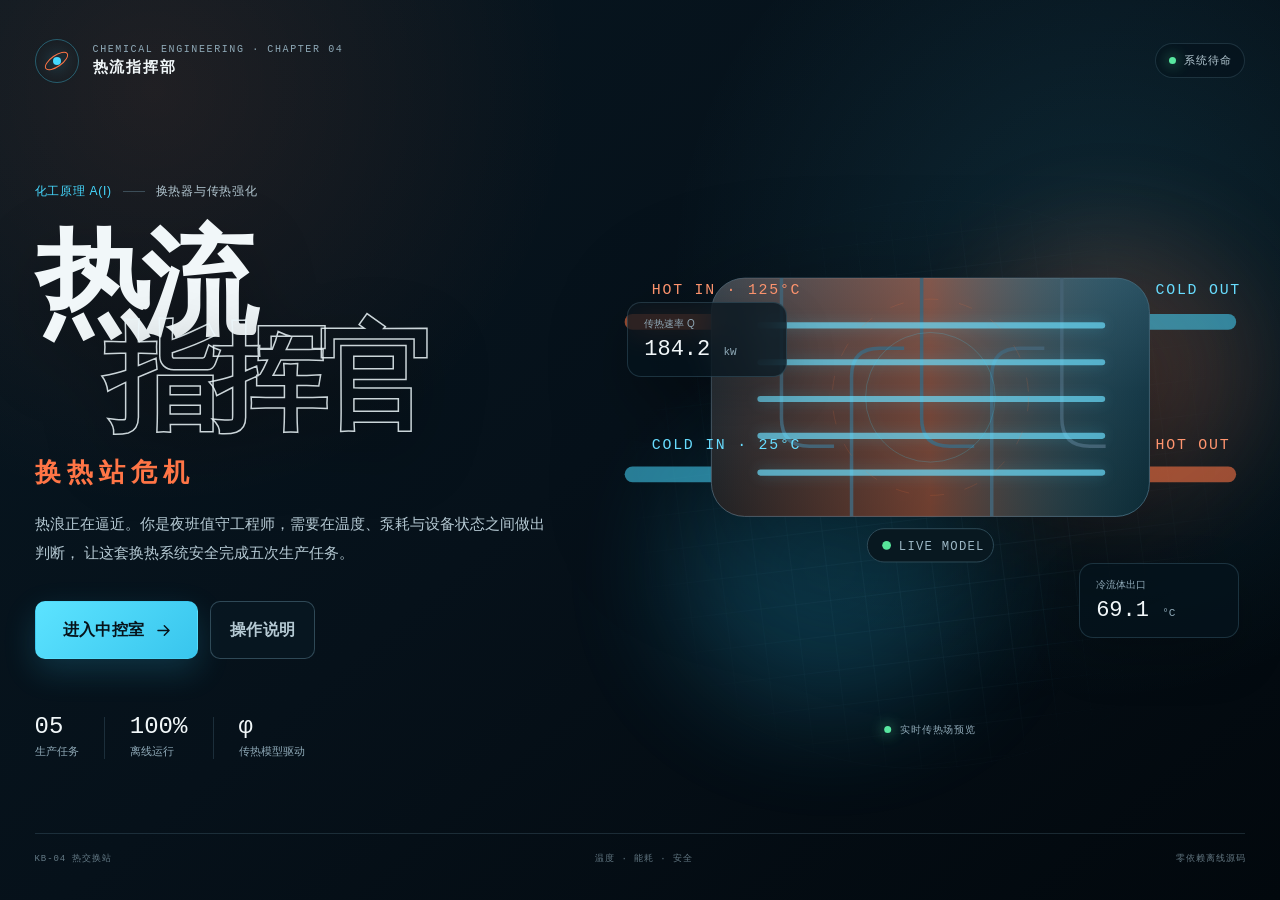
<file: index.html>
<!doctype html>
<html lang="zh-CN">
<head>
  <meta charset="utf-8">
  <meta name="viewport" content="width=device-width, initial-scale=1">
  <meta name="theme-color" content="#07141d">
  <meta
    name="description"
    content="热流指挥官：基于化工原理第四章换热器与传热强化的互动游戏。"
  >
  <title>热流指挥官 · 换热站危机（手机版）</title>
  <style>
:root {
  color-scheme: dark;
  --bg: #06111a;
  --bg-deep: #030a10;
  --panel: rgba(9, 26, 37, 0.89);
  --panel-solid: #091b26;
  --panel-soft: rgba(17, 41, 54, 0.72);
  --line: rgba(135, 181, 202, 0.18);
  --line-strong: rgba(135, 181, 202, 0.32);
  --text: #f1f7f9;
  --muted: #8fa9b7;
  --muted-strong: #b5c9d3;
  --cyan: #46d9ff;
  --cyan-soft: rgba(70, 217, 255, 0.13);
  --orange: #ff7546;
  --orange-soft: rgba(255, 117, 70, 0.14);
  --yellow: #ffd05a;
  --green: #58e7a0;
  --green-soft: rgba(88, 231, 160, 0.13);
  --red: #ff5d6c;
  --shadow: 0 30px 90px rgba(0, 0, 0, 0.34);
  --radius-lg: 26px;
  --radius-md: 18px;
  --radius-sm: 12px;
  --font-ui: "Microsoft YaHei UI", "PingFang SC", "Noto Sans CJK SC", sans-serif;
  --font-mono: "Cascadia Mono", "SFMono-Regular", Consolas, monospace;
}

* {
  box-sizing: border-box;
}

html {
  min-width: 320px;
  background: var(--bg-deep);
}

body {
  min-width: 320px;
  min-height: 100vh;
  margin: 0;
  overflow-x: hidden;
  color: var(--text);
  font-family: var(--font-ui);
  background:
    radial-gradient(circle at 12% 10%, rgba(255, 117, 70, 0.1), transparent 30%),
    radial-gradient(circle at 86% 30%, rgba(70, 217, 255, 0.12), transparent 34%),
    linear-gradient(140deg, #071721 0%, #06111a 48%, #02080d 100%);
}

body::before {
  position: fixed;
  inset: 0;
  z-index: -3;
  content: "";
  opacity: 0.36;
  background-image:
    linear-gradient(rgba(122, 178, 201, 0.08) 1px, transparent 1px),
    linear-gradient(90deg, rgba(122, 178, 201, 0.08) 1px, transparent 1px);
  background-size: 74px 74px;
  mask-image: radial-gradient(circle at 50% 38%, black, transparent 74%);
}

button,
input {
  font: inherit;
}

button {
  color: inherit;
}

button:focus-visible,
input:focus-visible {
  outline: 2px solid var(--cyan);
  outline-offset: 3px;
}

button:disabled,
input:disabled {
  cursor: not-allowed;
  opacity: 0.42;
}

[hidden] {
  display: none !important;
}

.sr-only {
  position: absolute;
  width: 1px;
  height: 1px;
  padding: 0;
  margin: -1px;
  overflow: hidden;
  clip: rect(0, 0, 0, 0);
  white-space: nowrap;
  border: 0;
}

.ambient {
  position: fixed;
  z-index: -2;
  width: 42vw;
  height: 42vw;
  border-radius: 50%;
  filter: blur(80px);
  opacity: 0.34;
  pointer-events: none;
}

.ambient-a {
  top: -20vw;
  right: -10vw;
  background: rgba(33, 176, 230, 0.32);
  animation: ambientDriftA 16s ease-in-out infinite alternate;
}

.ambient-b {
  bottom: -23vw;
  left: -15vw;
  background: rgba(255, 102, 57, 0.24);
  animation: ambientDriftB 19s ease-in-out infinite alternate;
}

.noise {
  position: fixed;
  inset: 0;
  z-index: -1;
  pointer-events: none;
  opacity: 0.045;
  background-image: url("data:image/svg+xml,%3Csvg viewBox='0 0 180 180' xmlns='http://www.w3.org/2000/svg'%3E%3Cfilter id='n'%3E%3CfeTurbulence type='fractalNoise' baseFrequency='.8' numOctaves='3' stitchTiles='stitch'/%3E%3C/filter%3E%3Crect width='100%25' height='100%25' filter='url(%23n)' opacity='.8'/%3E%3C/svg%3E");
}

.app-shell {
  position: relative;
  width: min(1560px, 100%);
  min-height: 100vh;
  margin: 0 auto;
  padding: clamp(18px, 2.7vw, 38px);
}

.start-screen {
  display: flex;
  min-height: calc(100vh - clamp(36px, 5.4vw, 76px));
  flex-direction: column;
  animation: screenIn 0.7s ease both;
}

.brand-row {
  display: flex;
  align-items: center;
  gap: 14px;
  min-height: 52px;
}

.brand-mark {
  position: relative;
  display: grid;
  width: 44px;
  height: 44px;
  place-items: center;
  border: 1px solid rgba(70, 217, 255, 0.34);
  border-radius: 50%;
}

.brand-core {
  width: 8px;
  height: 8px;
  border-radius: 50%;
  background: var(--cyan);
  box-shadow: 0 0 18px var(--cyan);
}

.brand-orbit {
  position: absolute;
  width: 27px;
  height: 12px;
  border: 1px solid var(--orange);
  border-radius: 50%;
  transform: rotate(-35deg);
}

.brand-row p {
  margin: 0;
}

.eyebrow {
  color: var(--muted);
  font-family: var(--font-mono);
  font-size: 10px;
  letter-spacing: 0.16em;
}

.brand-name {
  margin-top: 3px !important;
  font-size: 15px;
  font-weight: 700;
  letter-spacing: 0.12em;
}

.system-state {
  display: flex;
  align-items: center;
  gap: 8px;
  margin-left: auto;
  padding: 9px 13px;
  color: var(--muted-strong);
  font-family: var(--font-mono);
  font-size: 11px;
  letter-spacing: 0.08em;
  border: 1px solid var(--line);
  border-radius: 999px;
  background: rgba(5, 17, 25, 0.52);
}

.state-dot,
.live-dot {
  width: 7px;
  height: 7px;
  border-radius: 50%;
  background: var(--green);
  box-shadow: 0 0 14px rgba(88, 231, 160, 0.9);
  animation: pulseDot 2s ease-in-out infinite;
}

.hero-grid {
  display: grid;
  flex: 1;
  grid-template-columns: minmax(0, 0.9fr) minmax(500px, 1.1fr);
  gap: clamp(35px, 5vw, 92px);
  align-items: center;
  padding: clamp(40px, 6vh, 92px) 0 34px;
}

.hero-copy {
  position: relative;
  z-index: 2;
  max-width: 680px;
}

.chapter-pill {
  display: inline-flex;
  align-items: center;
  gap: 11px;
  color: var(--muted-strong);
  font-size: 12px;
  letter-spacing: 0.06em;
}

.chapter-pill > span:first-child {
  color: var(--cyan);
}

.pill-divider {
  width: 22px;
  height: 1px;
  background: var(--line-strong);
}

.hero-copy h1 {
  margin: clamp(23px, 4vh, 40px) 0 0;
  font-size: clamp(74px, 9.1vw, 142px);
  line-height: 0.82;
  letter-spacing: -0.085em;
  text-shadow: 0 24px 70px rgba(0, 0, 0, 0.32);
}

.hero-copy h1 span {
  display: block;
  margin-left: 0.6em;
  color: transparent;
  -webkit-text-stroke: 1.5px rgba(235, 246, 249, 0.86);
}

.hero-subtitle {
  margin: 28px 0 0;
  color: var(--orange);
  font-size: clamp(21px, 2vw, 29px);
  font-weight: 700;
  letter-spacing: 0.24em;
}

.hero-description {
  max-width: 570px;
  margin: 20px 0 0;
  color: var(--muted-strong);
  font-size: 15px;
  line-height: 1.9;
}

.hero-actions {
  display: flex;
  flex-wrap: wrap;
  gap: 12px;
  margin-top: 34px;
}

.button {
  display: inline-flex;
  min-height: 46px;
  align-items: center;
  justify-content: center;
  gap: 10px;
  padding: 0 19px;
  border: 1px solid transparent;
  border-radius: 10px;
  cursor: pointer;
  font-weight: 700;
  letter-spacing: 0.02em;
  transition:
    transform 160ms ease,
    border-color 160ms ease,
    background 160ms ease,
    box-shadow 160ms ease;
}

.button:hover {
  transform: translateY(-2px);
}

.button-primary {
  color: #06131a;
  background: linear-gradient(135deg, #5ce3ff, #38c5ed);
  box-shadow: 0 12px 32px rgba(49, 198, 237, 0.19);
}

.button-primary:hover {
  box-shadow: 0 14px 38px rgba(49, 198, 237, 0.3);
}

.button-quiet {
  color: var(--muted-strong);
  border-color: var(--line-strong);
  background: rgba(9, 28, 39, 0.56);
}

.button-quiet:hover {
  color: var(--text);
  border-color: rgba(70, 217, 255, 0.36);
}

.button-large {
  min-height: 58px;
  padding: 0 24px 0 27px;
}

.button svg {
  width: 19px;
  height: 19px;
  fill: none;
  stroke: currentColor;
  stroke-width: 1.8;
  stroke-linecap: round;
  stroke-linejoin: round;
}

.button-small {
  min-height: 38px;
  padding: 0 14px;
  font-size: 12px;
}

.hero-facts {
  display: flex;
  gap: clamp(26px, 4vw, 62px);
  margin: 54px 0 0;
}

.hero-facts div {
  position: relative;
}

.hero-facts div + div::before {
  position: absolute;
  top: 4px;
  left: calc(clamp(26px, 4vw, 62px) / -2);
  width: 1px;
  height: 42px;
  content: "";
  background: var(--line);
}

.hero-facts dt {
  font-family: var(--font-mono);
  font-size: 24px;
}

.hero-facts dd {
  margin: 4px 0 0;
  color: var(--muted);
  font-size: 11px;
}

.hero-visual {
  position: relative;
  min-height: 580px;
  isolation: isolate;
}

.hero-visual-grid {
  position: absolute;
  inset: 5% 0 0;
  z-index: -2;
  border: 1px solid rgba(118, 171, 192, 0.12);
  border-radius: 50%;
  background:
    linear-gradient(rgba(111, 169, 190, 0.07) 1px, transparent 1px),
    linear-gradient(90deg, rgba(111, 169, 190, 0.07) 1px, transparent 1px);
  background-size: 34px 34px;
  mask-image: radial-gradient(circle, black 25%, transparent 72%);
  transform: rotate(-7deg) scale(1.03);
}

.thermal-orb {
  position: absolute;
  z-index: -1;
  border-radius: 50%;
  filter: blur(60px);
  opacity: 0.24;
}

.thermal-orb-hot {
  top: 12%;
  right: 0;
  width: 42%;
  height: 42%;
  background: var(--orange);
}

.thermal-orb-cold {
  bottom: 9%;
  left: 10%;
  width: 48%;
  height: 48%;
  background: #27bdee;
}

.hero-exchanger {
  width: 100%;
  height: auto;
  overflow: visible;
  filter: drop-shadow(0 30px 60px rgba(0, 0, 0, 0.38));
}

.hero-pipes .pipe-hot {
  stroke: rgba(255, 117, 70, 0.58);
}

.hero-pipes .pipe-cold {
  stroke: rgba(70, 217, 255, 0.54);
}

.hero-tubes {
  stroke: rgba(110, 224, 255, 0.68);
  filter: drop-shadow(0 0 8px rgba(70, 217, 255, 0.32));
  animation: tubePulse 3.4s ease-in-out infinite;
}

.scan-ring {
  transform-origin: 360px 248px;
  animation: scanRotate 18s linear infinite;
}

.scan-ring circle:last-child {
  stroke-dasharray: 16 24;
}

.floating-readout {
  position: absolute;
  min-width: 160px;
  padding: 14px 16px;
  border: 1px solid rgba(126, 184, 207, 0.2);
  border-radius: 14px;
  background: rgba(5, 20, 29, 0.74);
  box-shadow: 0 20px 50px rgba(0, 0, 0, 0.2);
  backdrop-filter: blur(15px);
}

.floating-readout span {
  display: block;
  color: var(--muted);
  font-size: 10px;
}

.floating-readout strong {
  display: block;
  margin-top: 6px;
  font-family: var(--font-mono);
  font-size: 22px;
  font-weight: 500;
}

.floating-readout small {
  color: var(--muted);
  font-size: 11px;
}

.floating-readout-a {
  top: 21%;
  left: 2%;
  animation: floatReadout 5.5s ease-in-out infinite;
}

.floating-readout-b {
  right: 1%;
  bottom: 21%;
  animation: floatReadout 6.2s ease-in-out 0.8s infinite;
}

.visual-caption {
  position: absolute;
  bottom: 4%;
  left: 50%;
  display: flex;
  align-items: center;
  gap: 9px;
  color: var(--muted);
  font-family: var(--font-mono);
  font-size: 10px;
  letter-spacing: 0.08em;
  transform: translateX(-50%);
}

.start-footer {
  display: flex;
  justify-content: space-between;
  gap: 20px;
  padding-top: 18px;
  color: rgba(143, 169, 183, 0.68);
  font-family: var(--font-mono);
  font-size: 9px;
  letter-spacing: 0.1em;
  border-top: 1px solid var(--line);
}

.game-screen {
  min-height: calc(100vh - clamp(36px, 5.4vw, 76px));
  animation: screenIn 0.45s ease both;
}

.game-header {
  display: grid;
  grid-template-columns: 1fr minmax(300px, 520px) 1fr;
  gap: 26px;
  align-items: center;
  padding: 4px 0 18px;
  border-bottom: 1px solid var(--line);
}

.game-brand {
  display: flex;
  align-items: center;
  gap: 12px;
}

.mini-mark {
  display: grid;
  width: 35px;
  height: 35px;
  place-items: center;
  border: 1px solid var(--line-strong);
  border-radius: 10px;
  transform: rotate(45deg);
}

.mini-mark span {
  width: 7px;
  height: 7px;
  border-radius: 50%;
  background: var(--cyan);
  box-shadow: 0 0 13px var(--cyan);
}

.game-brand p,
.game-brand strong {
  margin: 0;
}

.game-brand p {
  color: var(--muted);
  font-family: var(--font-mono);
  font-size: 9px;
  letter-spacing: 0.08em;
}

.game-brand strong {
  display: block;
  margin-top: 3px;
  font-size: 14px;
  letter-spacing: 0.08em;
}

.mission-progress {
  min-width: 0;
}

.progress-copy {
  display: flex;
  justify-content: space-between;
  margin-bottom: 8px;
  color: var(--muted);
  font-family: var(--font-mono);
  font-size: 10px;
  letter-spacing: 0.06em;
}

.progress-track {
  height: 3px;
  overflow: hidden;
  border-radius: 999px;
  background: rgba(142, 177, 193, 0.13);
}

.progress-track span {
  display: block;
  width: 0;
  height: 100%;
  border-radius: inherit;
  background: linear-gradient(90deg, var(--cyan), #89ebff);
  box-shadow: 0 0 16px rgba(70, 217, 255, 0.55);
  transition: width 0.7s cubic-bezier(0.2, 0.8, 0.2, 1);
}

.header-actions {
  display: flex;
  justify-content: flex-end;
  gap: 7px;
}

.icon-button,
.modal-close {
  display: grid;
  width: 38px;
  height: 38px;
  padding: 0;
  place-items: center;
  color: var(--muted-strong);
  border: 1px solid var(--line);
  border-radius: 10px;
  background: rgba(8, 24, 34, 0.58);
  cursor: pointer;
  transition:
    color 160ms ease,
    border-color 160ms ease,
    background 160ms ease;
}

.icon-button:hover,
.modal-close:hover {
  color: var(--text);
  border-color: var(--line-strong);
  background: rgba(16, 41, 54, 0.8);
}

.icon-button svg,
.modal-close svg {
  width: 18px;
  height: 18px;
  fill: none;
  stroke: currentColor;
  stroke-width: 1.7;
  stroke-linecap: round;
  stroke-linejoin: round;
}

.icon-button.is-muted::after {
  position: absolute;
  width: 20px;
  height: 1px;
  content: "";
  background: currentColor;
  transform: rotate(-45deg);
}

.mission-strip {
  display: grid;
  grid-template-columns: auto minmax(260px, 1fr) minmax(220px, auto) auto;
  gap: 24px;
  align-items: center;
  padding: 22px 0;
}

.mission-number {
  padding-right: 23px;
  border-right: 1px solid var(--line);
}

.mission-number span {
  display: block;
  color: var(--orange);
  font-family: var(--font-mono);
  font-size: 8px;
  letter-spacing: 0.14em;
}

.mission-number strong {
  display: block;
  margin-top: 1px;
  font-family: var(--font-mono);
  font-size: 31px;
  font-weight: 400;
  line-height: 1;
}

.mission-title-wrap p,
.mission-title-wrap h2 {
  margin: 0;
}

.mission-title-wrap p {
  color: var(--muted);
  font-size: 11px;
}

.mission-title-wrap h2 {
  margin-top: 5px;
  font-size: clamp(17px, 1.5vw, 23px);
  font-weight: 600;
  letter-spacing: 0.01em;
}

.mission-objective {
  justify-self: end;
  padding: 9px 13px;
  color: var(--cyan);
  font-family: var(--font-mono);
  font-size: 11px;
  border: 1px solid rgba(70, 217, 255, 0.2);
  border-radius: 8px;
  background: rgba(70, 217, 255, 0.07);
}

.control-grid {
  display: grid;
  grid-template-columns: minmax(0, 1.48fr) minmax(380px, 0.72fr);
  gap: 18px;
}

.panel {
  border: 1px solid var(--line);
  border-radius: var(--radius-md);
  background: var(--panel);
  box-shadow: var(--shadow);
  backdrop-filter: blur(18px);
}

.plant-panel {
  min-width: 0;
  padding: 20px;
}

.console-panel {
  padding: 20px;
}

.panel-heading {
  display: flex;
  align-items: flex-start;
  justify-content: space-between;
  gap: 16px;
}

.panel-heading.compact {
  align-items: center;
  padding-bottom: 16px;
  border-bottom: 1px solid var(--line);
}

.panel-kicker {
  margin: 0 0 5px;
  color: var(--cyan);
  font-family: var(--font-mono);
  font-size: 8px;
  letter-spacing: 0.16em;
}

.panel-heading h3 {
  margin: 0;
  font-size: 16px;
  font-weight: 600;
  letter-spacing: 0.03em;
}

.status-chip {
  display: flex;
  align-items: center;
  gap: 7px;
  padding: 7px 10px;
  font-family: var(--font-mono);
  font-size: 9px;
  letter-spacing: 0.05em;
  border: 1px solid var(--line);
  border-radius: 999px;
}

.status-chip > span {
  width: 6px;
  height: 6px;
  border-radius: 50%;
}

.status-running {
  color: var(--green);
}

.status-running > span {
  background: var(--green);
  box-shadow: 0 0 12px var(--green);
}

.status-warning {
  color: var(--yellow);
}

.status-warning > span {
  background: var(--yellow);
  box-shadow: 0 0 12px var(--yellow);
}

.status-danger {
  color: var(--red);
}

.status-danger > span {
  background: var(--red);
  box-shadow: 0 0 12px var(--red);
}

.canvas-wrap {
  position: relative;
  margin-top: 15px;
  overflow: hidden;
  min-height: 330px;
  border: 1px solid rgba(128, 179, 200, 0.13);
  border-radius: 14px;
  background:
    radial-gradient(circle at 56% 47%, rgba(32, 121, 151, 0.1), transparent 42%),
    linear-gradient(180deg, rgba(5, 17, 25, 0.45), rgba(3, 12, 18, 0.84));
}

.canvas-wrap::before {
  position: absolute;
  inset: 0;
  z-index: 1;
  content: "";
  pointer-events: none;
  background-image:
    linear-gradient(rgba(112, 174, 198, 0.04) 1px, transparent 1px),
    linear-gradient(90deg, rgba(112, 174, 198, 0.04) 1px, transparent 1px);
  background-size: 28px 28px;
  mask-image: linear-gradient(black, transparent 90%);
}

#exchangerCanvas {
  display: block;
  width: 100%;
  height: 100%;
  min-height: 330px;
}

.flow-legend {
  position: absolute;
  right: 13px;
  bottom: 11px;
  z-index: 2;
  display: flex;
  gap: 13px;
  color: rgba(181, 201, 211, 0.66);
  font-family: var(--font-mono);
  font-size: 8px;
}

.flow-legend span {
  display: flex;
  align-items: center;
  gap: 5px;
}

.flow-legend i {
  display: block;
  width: 6px;
  height: 6px;
  border-radius: 50%;
}

.legend-hot {
  background: var(--orange);
  box-shadow: 0 0 7px var(--orange);
}

.legend-cold {
  background: var(--cyan);
  box-shadow: 0 0 7px var(--cyan);
}

.legend-heat {
  background: var(--yellow);
}

.scan-overlay {
  position: absolute;
  inset: 0;
  z-index: 4;
  display: grid;
  place-items: center;
  overflow: hidden;
  color: var(--cyan);
  font-family: var(--font-mono);
  font-size: 10px;
  letter-spacing: 0.12em;
  background: rgba(3, 13, 19, 0.74);
  backdrop-filter: blur(3px);
}

.scan-overlay > span {
  position: relative;
  z-index: 2;
  padding: 10px 14px;
  border: 1px solid rgba(70, 217, 255, 0.25);
  border-radius: 6px;
  background: rgba(3, 15, 22, 0.84);
}

.scan-line {
  position: absolute;
  top: -15%;
  left: 0;
  width: 100%;
  height: 15%;
  background: linear-gradient(transparent, rgba(70, 217, 255, 0.2), var(--cyan));
  box-shadow: 0 8px 30px rgba(70, 217, 255, 0.22);
  animation: scanDown 1.5s ease-in-out infinite;
}

.telemetry-grid {
  display: grid;
  grid-template-columns: repeat(4, 1fr);
  gap: 9px;
  margin-top: 10px;
}

.telemetry {
  min-width: 0;
  padding: 13px 14px;
  border: 1px solid rgba(128, 179, 200, 0.12);
  border-radius: 11px;
  background: rgba(10, 28, 39, 0.6);
}

.telemetry-primary {
  background: linear-gradient(140deg, rgba(70, 217, 255, 0.1), rgba(10, 28, 39, 0.62));
}

.telemetry-label {
  display: flex;
  justify-content: space-between;
  gap: 8px;
  color: var(--muted);
  font-size: 9px;
}

.telemetry-label > span:last-child {
  color: rgba(143, 169, 183, 0.6);
  font-family: var(--font-mono);
  font-size: 7px;
}

.telemetry-value {
  display: flex;
  align-items: baseline;
  gap: 5px;
  margin-top: 6px;
}

.telemetry-value strong {
  font-family: var(--font-mono);
  font-size: clamp(21px, 2vw, 29px);
  font-weight: 400;
  line-height: 1;
}

.telemetry-value span {
  color: var(--muted);
  font-family: var(--font-mono);
  font-size: 9px;
}

.telemetry p {
  margin: 7px 0 0;
  color: var(--muted);
  font-size: 8px;
}

.target-gauge {
  position: relative;
  height: 3px;
  margin-top: 11px;
  border-radius: 99px;
  background: rgba(146, 181, 197, 0.12);
}

.target-gauge span {
  display: block;
  width: 50%;
  height: 100%;
  border-radius: inherit;
  background: var(--cyan);
  box-shadow: 0 0 12px rgba(70, 217, 255, 0.4);
  transition: width 180ms linear;
}

.target-gauge i {
  position: absolute;
  top: -3px;
  height: 9px;
  border: 1px solid rgba(88, 231, 160, 0.45);
  border-radius: 4px;
  background: rgba(88, 231, 160, 0.13);
}

.console-timer {
  text-align: right;
}

.console-timer span {
  display: block;
  color: var(--muted);
  font-family: var(--font-mono);
  font-size: 7px;
  letter-spacing: 0.1em;
}

.console-timer strong {
  display: block;
  margin-top: 2px;
  font-family: var(--font-mono);
  font-size: 15px;
  font-weight: 400;
}

.objective-card {
  display: flex;
  align-items: center;
  gap: 12px;
  margin: 14px 0;
  padding: 12px;
  border: 1px solid rgba(255, 117, 70, 0.17);
  border-radius: 11px;
  background: rgba(255, 117, 70, 0.055);
}

.objective-icon {
  display: grid;
  width: 34px;
  height: 34px;
  flex: 0 0 auto;
  place-items: center;
  color: var(--orange);
  border-radius: 9px;
  background: rgba(255, 117, 70, 0.1);
}

.objective-icon svg {
  width: 20px;
  height: 20px;
  fill: none;
  stroke: currentColor;
  stroke-width: 1.4;
}

.objective-card span {
  display: block;
  color: var(--muted);
  font-size: 9px;
}

.objective-card strong {
  display: block;
  margin-top: 3px;
  font-size: 12px;
  font-weight: 600;
  line-height: 1.45;
}

.control-stack {
  display: grid;
  gap: 14px;
}

.range-control {
  display: block;
}

.range-heading {
  display: flex;
  align-items: baseline;
  justify-content: space-between;
  gap: 12px;
  color: var(--muted-strong);
  font-size: 11px;
}

.range-heading em {
  color: var(--cyan);
  font-family: var(--font-mono);
  font-style: normal;
  font-size: 10px;
}

.range-heading output {
  color: var(--text);
  font-family: var(--font-mono);
  font-size: 11px;
}

.range-control input[type="range"] {
  width: 100%;
  height: 18px;
  margin: 8px 0 0;
  appearance: none;
  background: transparent;
  cursor: pointer;
}

.range-control input[type="range"]::-webkit-slider-runnable-track {
  height: 3px;
  border-radius: 99px;
  background:
    linear-gradient(var(--cyan), var(--cyan)) 0 / var(--fill, 50%) 100% no-repeat,
    rgba(132, 171, 189, 0.17);
}

.range-control input[type="range"]::-moz-range-track {
  height: 3px;
  border-radius: 99px;
  background: rgba(132, 171, 189, 0.17);
}

.range-control input[type="range"]::-moz-range-progress {
  height: 3px;
  border-radius: 99px;
  background: var(--cyan);
}

.range-control input[type="range"]::-webkit-slider-thumb {
  width: 13px;
  height: 13px;
  margin-top: -5px;
  appearance: none;
  border: 2px solid #07151e;
  border-radius: 50%;
  background: #dff8ff;
  box-shadow: 0 0 0 3px rgba(70, 217, 255, 0.14), 0 0 13px rgba(70, 217, 255, 0.48);
}

.range-control input[type="range"]::-moz-range-thumb {
  width: 11px;
  height: 11px;
  border: 2px solid #07151e;
  border-radius: 50%;
  background: #dff8ff;
  box-shadow: 0 0 0 3px rgba(70, 217, 255, 0.14);
}

.range-bounds {
  display: flex;
  justify-content: space-between;
  color: rgba(143, 169, 183, 0.48);
  font-family: var(--font-mono);
  font-size: 7px;
}

.range-bounds i {
  font-style: normal;
}

.configuration-row {
  display: grid;
  grid-template-columns: auto minmax(0, 1fr);
  gap: 9px;
  margin-top: 15px;
}

.segment-control {
  display: flex;
  padding: 3px;
  border: 1px solid var(--line);
  border-radius: 10px;
  background: rgba(4, 15, 22, 0.52);
}

.segment-btn {
  min-width: 54px;
  padding: 8px 10px;
  color: var(--muted);
  border: 0;
  border-radius: 7px;
  background: transparent;
  cursor: pointer;
  font-size: 10px;
}

.segment-btn.is-active {
  color: #06141b;
  background: var(--cyan);
}

.toggle-card {
  display: flex;
  min-width: 0;
  align-items: center;
  gap: 9px;
  padding: 7px 10px;
  text-align: left;
  color: var(--muted-strong);
  border: 1px solid var(--line);
  border-radius: 10px;
  background: rgba(4, 15, 22, 0.52);
  cursor: pointer;
}

.toggle-card.is-active {
  color: var(--text);
  border-color: rgba(255, 208, 90, 0.28);
  background: rgba(255, 208, 90, 0.07);
}

.toggle-icon {
  display: grid;
  width: 27px;
  height: 27px;
  flex: 0 0 auto;
  place-items: center;
  color: var(--cyan);
  border-radius: 7px;
  background: var(--cyan-soft);
}

.toggle-icon svg {
  width: 17px;
  height: 17px;
  fill: none;
  stroke: currentColor;
  stroke-width: 1.4;
  stroke-linecap: round;
}

.toggle-card > span:nth-child(2) {
  min-width: 0;
}

.toggle-card strong,
.toggle-card small {
  display: block;
}

.toggle-card strong {
  font-size: 10px;
  font-weight: 600;
}

.toggle-card small {
  margin-top: 2px;
  overflow: hidden;
  color: var(--muted);
  font-size: 8px;
  text-overflow: ellipsis;
  white-space: nowrap;
}

.switch-indicator {
  position: relative;
  width: 25px;
  height: 14px;
  margin-left: auto;
  flex: 0 0 auto;
  border-radius: 99px;
  background: rgba(143, 169, 183, 0.18);
}

.switch-indicator::after {
  position: absolute;
  top: 3px;
  left: 3px;
  width: 8px;
  height: 8px;
  content: "";
  border-radius: 50%;
  background: var(--muted);
  transition:
    left 170ms ease,
    background 170ms ease;
}

.toggle-card.is-active .switch-indicator {
  background: rgba(255, 208, 90, 0.2);
}

.toggle-card.is-active .switch-indicator::after {
  left: 14px;
  background: var(--yellow);
  box-shadow: 0 0 8px rgba(255, 208, 90, 0.6);
}

.action-button {
  display: flex;
  width: 100%;
  align-items: center;
  gap: 11px;
  margin-top: 10px;
  padding: 10px 12px;
  text-align: left;
  color: var(--muted-strong);
  border: 1px dashed rgba(128, 179, 200, 0.24);
  border-radius: 10px;
  background: rgba(4, 15, 22, 0.3);
  cursor: pointer;
  transition:
    color 160ms ease,
    border-color 160ms ease,
    background 160ms ease;
}

.action-button:hover:not(:disabled) {
  color: var(--text);
  border-color: rgba(88, 231, 160, 0.32);
  background: rgba(88, 231, 160, 0.05);
}

.action-icon {
  display: grid;
  width: 30px;
  height: 30px;
  flex: 0 0 auto;
  place-items: center;
  color: var(--green);
  border-radius: 8px;
  background: rgba(88, 231, 160, 0.08);
}

.action-icon svg {
  width: 18px;
  height: 18px;
  fill: none;
  stroke: currentColor;
  stroke-width: 1.4;
  stroke-linecap: round;
  stroke-linejoin: round;
}

.action-button strong,
.action-button small {
  display: block;
}

.action-button strong {
  font-size: 10px;
}

.action-button small {
  margin-top: 2px;
  color: var(--muted);
  font-size: 8px;
}

.action-cost {
  margin-left: auto;
  color: var(--green);
  font-family: var(--font-mono);
  font-size: 10px;
}

.equation-card {
  display: flex;
  align-items: center;
  gap: 12px;
  margin-top: 11px;
  padding: 10px 12px;
  border-left: 2px solid rgba(70, 217, 255, 0.45);
  background: linear-gradient(90deg, rgba(70, 217, 255, 0.055), transparent);
}

.equation-label {
  color: var(--muted);
  font-size: 8px;
  white-space: nowrap;
}

.equation-card p {
  margin: 0;
  font-family: var(--font-mono);
  font-size: 13px;
}

.equation-card small {
  margin-left: auto;
  color: rgba(143, 169, 183, 0.65);
  font-size: 7px;
  text-align: right;
}

.submit-button {
  width: 100%;
  margin-top: 13px;
  justify-content: space-between;
}

.console-footnote {
  display: flex;
  align-items: center;
  justify-content: center;
  gap: 6px;
  margin: 9px 0 0;
  color: rgba(143, 169, 183, 0.55);
  font-size: 7px;
}

.keyboard-key {
  padding: 2px 5px;
  border: 1px solid var(--line);
  border-radius: 3px;
  font-family: var(--font-mono);
}

.keyboard-separator {
  margin: 0 2px;
}

.modal-backdrop {
  position: fixed;
  inset: 0;
  z-index: 30;
  display: grid;
  overflow-y: auto;
  place-items: center;
  padding: 22px;
  background: rgba(1, 7, 11, 0.76);
  backdrop-filter: blur(12px);
  animation: fadeIn 0.22s ease both;
}

.modal {
  position: relative;
  width: min(680px, 100%);
  max-height: calc(100vh - 44px);
  overflow-y: auto;
  border: 1px solid rgba(133, 183, 203, 0.2);
  border-radius: var(--radius-lg);
  background:
    radial-gradient(circle at 100% 0%, rgba(70, 217, 255, 0.08), transparent 34%),
    #081923;
  box-shadow: 0 35px 110px rgba(0, 0, 0, 0.58);
  animation: modalIn 0.34s cubic-bezier(0.18, 0.84, 0.25, 1) both;
}

.modal-header {
  display: flex;
  align-items: flex-start;
  justify-content: space-between;
  gap: 20px;
  padding: 24px 25px 18px;
  border-bottom: 1px solid var(--line);
}

.modal-header h2 {
  margin: 0;
  font-size: 22px;
}

.briefing-body {
  display: grid;
  grid-template-columns: 118px 1fr;
  gap: 23px;
  padding: 25px;
}

.briefing-visual {
  position: relative;
  display: grid;
  min-height: 154px;
  place-items: center;
  overflow: hidden;
  border: 1px solid rgba(70, 217, 255, 0.15);
  border-radius: 15px;
  background:
    linear-gradient(rgba(70, 217, 255, 0.045) 1px, transparent 1px),
    linear-gradient(90deg, rgba(70, 217, 255, 0.045) 1px, transparent 1px),
    rgba(5, 18, 26, 0.64);
  background-size: 18px 18px;
}

.briefing-visual span {
  position: relative;
  z-index: 2;
  color: var(--cyan);
  font-family: var(--font-mono);
  font-size: 48px;
  font-weight: 300;
}

.briefing-visual i {
  position: absolute;
  width: 95px;
  height: 95px;
  border: 1px dashed rgba(70, 217, 255, 0.18);
  border-radius: 50%;
  animation: scanRotate 14s linear infinite;
}

.briefing-visual::after {
  position: absolute;
  width: 50px;
  height: 50px;
  content: "";
  border-radius: 50%;
  background: rgba(70, 217, 255, 0.07);
  filter: blur(8px);
}

.briefing-copy {
  min-width: 0;
}

.briefing-copy > p {
  margin: 0;
  color: var(--muted-strong);
  font-size: 13px;
  line-height: 1.8;
}

.briefing-objective {
  margin-top: 15px;
  padding: 12px 14px;
  color: var(--text);
  font-size: 13px;
  border-left: 2px solid var(--cyan);
  background: rgba(70, 217, 255, 0.05);
}

.hint-box {
  margin-top: 15px;
}

.hint-box span,
.knowledge-reveal > span,
.report-heading span,
.report-body span {
  color: var(--orange);
  font-family: var(--font-mono);
  font-size: 8px;
  letter-spacing: 0.1em;
}

.hint-box p {
  margin: 5px 0 0;
  color: var(--muted);
  font-size: 11px;
  line-height: 1.75;
}

.modal-footer {
  display: flex;
  align-items: center;
  justify-content: space-between;
  gap: 20px;
  padding: 17px 25px 22px;
  border-top: 1px solid var(--line);
}

.modal-footer > span {
  color: rgba(143, 169, 183, 0.65);
  font-family: var(--font-mono);
  font-size: 8px;
}

.result-modal {
  width: min(620px, 100%);
  padding: 30px;
  text-align: center;
}

.result-icon {
  display: grid;
  width: 58px;
  height: 58px;
  margin: 0 auto 17px;
  place-items: center;
  color: #06131a;
  border-radius: 50%;
  background: var(--green);
  box-shadow: 0 0 36px rgba(88, 231, 160, 0.23);
}

.result-icon.is-failed {
  color: var(--text);
  background: var(--red);
  box-shadow: 0 0 36px rgba(255, 93, 108, 0.2);
}

.result-icon svg {
  width: 28px;
  height: 28px;
  fill: none;
  stroke: currentColor;
  stroke-width: 2;
  stroke-linecap: round;
  stroke-linejoin: round;
}

.result-modal h2 {
  margin: 0;
  font-size: 30px;
}

.result-modal > p:not(.panel-kicker) {
  max-width: 460px;
  margin: 10px auto 0;
  color: var(--muted);
  font-size: 12px;
  line-height: 1.8;
}

.result-score-row {
  display: grid;
  grid-template-columns: repeat(3, 1fr);
  gap: 8px;
  margin-top: 22px;
}

.result-score-row > div {
  padding: 14px 10px;
  border: 1px solid var(--line);
  border-radius: 11px;
  background: rgba(3, 14, 20, 0.36);
}

.result-score-row span,
.result-score-row strong {
  display: block;
}

.result-score-row span {
  color: var(--muted);
  font-size: 8px;
}

.result-score-row strong {
  margin-top: 7px;
  font-family: var(--font-mono);
  font-size: 17px;
  font-weight: 500;
}

.knowledge-reveal {
  margin-top: 16px;
  padding: 15px 17px;
  text-align: left;
  border-left: 2px solid var(--orange);
  background: rgba(255, 117, 70, 0.05);
}

.knowledge-reveal p {
  margin: 6px 0 0;
  color: var(--muted-strong);
  font-size: 11px;
  line-height: 1.75;
}

.result-actions {
  display: flex;
  justify-content: center;
  gap: 10px;
  margin-top: 22px;
}

.formula-modal {
  width: min(850px, 100%);
}

.formula-grid {
  display: grid;
  grid-template-columns: repeat(2, 1fr);
  gap: 1px;
  background: var(--line);
}

.formula-grid article {
  padding: 22px;
  background: #081923;
}

.formula-grid article > span {
  color: var(--cyan);
  font-family: var(--font-mono);
  font-size: 8px;
  letter-spacing: 0.08em;
}

.formula-grid p {
  margin: 9px 0 0;
  color: var(--muted);
  font-size: 11px;
  line-height: 1.75;
}

.formula-grid .formula {
  color: var(--text);
  font-family: var(--font-mono);
  font-size: 17px;
}

.formula-note {
  grid-column: span 2;
  background:
    linear-gradient(90deg, rgba(70, 217, 255, 0.055), transparent),
    #071720 !important;
}

.pause-modal {
  width: min(480px, 100%);
  padding: 34px;
  text-align: center;
}

.pause-modal h2 {
  margin: 0;
  font-size: 27px;
}

.pause-modal > p:not(.panel-kicker) {
  margin: 10px 0 0;
  color: var(--muted);
  font-size: 12px;
  line-height: 1.75;
}

.pause-actions {
  display: flex;
  justify-content: center;
  gap: 10px;
  margin-top: 23px;
}

.report-modal {
  width: min(830px, 100%);
}

.report-table {
  padding: 12px 25px 18px;
}

.report-row {
  display: grid;
  grid-template-columns: 40px minmax(120px, 1fr) repeat(3, minmax(80px, auto));
  gap: 14px;
  align-items: center;
  padding: 12px 0;
  color: var(--muted-strong);
  border-bottom: 1px solid var(--line);
  font-size: 10px;
}

.report-row:first-child {
  color: var(--muted);
  font-family: var(--font-mono);
  font-size: 8px;
}

.report-row span:nth-child(n + 3) {
  text-align: right;
  font-family: var(--font-mono);
}

.report-index {
  color: var(--cyan);
  font-family: var(--font-mono);
}

.toast {
  position: fixed;
  right: 25px;
  bottom: 25px;
  z-index: 60;
  max-width: min(360px, calc(100vw - 40px));
  padding: 11px 14px;
  color: var(--text);
  font-size: 11px;
  border: 1px solid rgba(70, 217, 255, 0.22);
  border-radius: 9px;
  background: rgba(8, 25, 36, 0.94);
  box-shadow: 0 15px 40px rgba(0, 0, 0, 0.4);
  opacity: 0;
  pointer-events: none;
  transform: translateY(12px);
  transition:
    opacity 180ms ease,
    transform 180ms ease;
}

.toast.is-visible {
  opacity: 1;
  transform: translateY(0);
}

.settlement-screen {
  position: fixed;
  inset: 0;
  z-index: 40;
  display: grid;
  overflow: hidden auto;
  place-items: center;
  background:
    radial-gradient(circle at 50% 42%, rgba(31, 145, 181, 0.18), transparent 31%),
    radial-gradient(circle at 50% 40%, rgba(255, 117, 70, 0.09), transparent 54%),
    #02090e;
}

.settlement-grid {
  position: absolute;
  inset: 0;
  opacity: 0.45;
  background-image:
    linear-gradient(rgba(85, 154, 180, 0.08) 1px, transparent 1px),
    linear-gradient(90deg, rgba(85, 154, 180, 0.08) 1px, transparent 1px);
  background-size: 54px 54px;
  mask-image: radial-gradient(circle at 50% 44%, black, transparent 75%);
}

.settlement-beam {
  position: absolute;
  top: -60%;
  left: 50%;
  width: 1px;
  height: 130%;
  background: linear-gradient(transparent, rgba(70, 217, 255, 0.5), transparent);
  box-shadow: 0 0 80px 20px rgba(70, 217, 255, 0.07);
  transform: rotate(24deg);
}

.settlement-orbit {
  position: absolute;
  top: 50%;
  left: 50%;
  border: 1px solid rgba(70, 217, 255, 0.12);
  border-radius: 50%;
  pointer-events: none;
  transform: translate(-50%, -50%);
}

.orbit-a {
  width: min(770px, 80vw);
  height: min(770px, 80vw);
  border-style: dashed;
  animation: orbitSpin 28s linear infinite;
}

.orbit-b {
  width: min(1050px, 110vw);
  height: min(1050px, 110vw);
  border-color: rgba(255, 117, 70, 0.08);
  animation: orbitSpin 40s linear infinite reverse;
}

#settlementCanvas {
  position: absolute;
  inset: 0;
  width: 100%;
  height: 100%;
  pointer-events: none;
}

.settlement-content {
  position: relative;
  z-index: 3;
  width: min(790px, calc(100% - 34px));
  margin: 36px auto;
  text-align: center;
}

.settlement-kicker {
  display: flex;
  align-items: center;
  justify-content: center;
  gap: 11px;
  color: var(--cyan);
  font-family: var(--font-mono);
  font-size: 9px;
  letter-spacing: 0.16em;
  opacity: 0;
  animation: revealUp 0.7s 0.1s ease forwards;
}

.settlement-kicker span {
  width: 26px;
  height: 1px;
  background: rgba(70, 217, 255, 0.5);
}

.settlement-content > h2 {
  margin: 16px 0 0;
  font-size: clamp(34px, 5vw, 56px);
  letter-spacing: 0.02em;
  opacity: 0;
  animation: revealUp 0.7s 0.25s ease forwards;
}

.settlement-content > p {
  margin: 9px 0 0;
  color: var(--muted);
  font-size: 12px;
  opacity: 0;
  animation: revealUp 0.7s 0.4s ease forwards;
}

.settlement-score-wrap {
  display: flex;
  align-items: center;
  justify-content: center;
  gap: clamp(28px, 7vw, 82px);
  margin: clamp(26px, 4vh, 45px) 0 0;
}

.grade-ring {
  position: relative;
  display: grid;
  width: clamp(150px, 18vw, 205px);
  height: clamp(150px, 18vw, 205px);
  place-items: center;
  border: 1px solid rgba(70, 217, 255, 0.33);
  border-radius: 50%;
  background:
    radial-gradient(circle, rgba(70, 217, 255, 0.15), transparent 64%),
    rgba(4, 17, 24, 0.5);
  box-shadow:
    0 0 50px rgba(70, 217, 255, 0.08),
    inset 0 0 40px rgba(70, 217, 255, 0.06);
  opacity: 0;
  transform: scale(0.62) rotate(-25deg);
  animation: gradeReveal 1.1s 1.25s cubic-bezier(0.18, 0.88, 0.24, 1.12) forwards;
}

.grade-ring::before,
.grade-ring::after {
  position: absolute;
  content: "";
  border: 1px dashed rgba(70, 217, 255, 0.2);
  border-radius: inherit;
}

.grade-ring::before {
  inset: 9px;
  animation: orbitSpin 18s linear infinite;
}

.grade-ring::after {
  inset: -13px;
  border-color: rgba(255, 117, 70, 0.13);
  animation: orbitSpin 25s linear infinite reverse;
}

.grade-letter {
  position: relative;
  z-index: 2;
  color: var(--cyan);
  font-family: Georgia, "Times New Roman", serif;
  font-size: clamp(85px, 11vw, 126px);
  line-height: 0.84;
  text-shadow: 0 0 30px rgba(70, 217, 255, 0.22);
}

.grade-label {
  position: absolute;
  bottom: 24px;
  color: var(--muted);
  font-family: var(--font-mono);
  font-size: 8px;
  letter-spacing: 0.15em;
}

.score-copy {
  min-width: 190px;
  text-align: left;
  opacity: 0;
  animation: revealUp 0.8s 1.45s ease forwards;
}

.score-copy > span {
  color: var(--muted);
  font-size: 10px;
}

.score-copy > strong {
  display: block;
  margin-top: 5px;
  font-family: var(--font-mono);
  font-size: clamp(56px, 7vw, 82px);
  font-weight: 300;
  line-height: 1;
}

.score-copy small {
  color: var(--muted);
  font-size: 13px;
}

.score-copy p {
  margin: 8px 0 0;
  color: var(--green);
  font-size: 11px;
}

.settlement-metrics {
  display: grid;
  grid-template-columns: repeat(3, 1fr);
  gap: 10px;
  margin-top: clamp(30px, 4.5vh, 46px);
  opacity: 0;
  animation: revealUp 0.75s 1.75s ease forwards;
}

.settlement-metrics article {
  padding: 14px 16px;
  text-align: left;
  border: 1px solid var(--line);
  border-radius: 10px;
  background: rgba(4, 18, 25, 0.46);
}

.settlement-metrics article > span {
  color: var(--muted);
  font-size: 9px;
}

.settlement-metrics strong {
  display: block;
  margin: 7px 0 10px;
  font-family: var(--font-mono);
  font-size: 23px;
  font-weight: 400;
}

.settlement-metrics small {
  color: var(--muted);
  font-size: 9px;
}

.settlement-metrics i {
  display: block;
  height: 2px;
  overflow: hidden;
  border-radius: 999px;
  background: rgba(128, 175, 194, 0.12);
}

.settlement-metrics i > span {
  display: block;
  width: 0;
  height: 100%;
  border-radius: inherit;
  background: linear-gradient(90deg, var(--cyan), var(--green));
  transition: width 1.1s 2s cubic-bezier(0.2, 0.8, 0.2, 1);
}

.settlement-report {
  margin-top: 11px;
  overflow: hidden;
  text-align: left;
  border: 1px solid var(--line);
  border-radius: 10px;
  background: rgba(4, 18, 25, 0.46);
  opacity: 0;
  animation: revealUp 0.75s 2s ease forwards;
}

.report-heading {
  display: flex;
  justify-content: space-between;
  padding: 10px 14px;
  border-bottom: 1px solid var(--line);
}

.report-heading span:last-child {
  color: var(--muted);
  font-family: var(--font-mono);
  font-size: 8px;
}

.report-body {
  display: grid;
  grid-template-columns: repeat(2, 1fr);
}

.report-body > div {
  padding: 13px 15px;
}

.report-body > div + div {
  border-left: 1px solid var(--line);
}

.report-body p {
  margin: 5px 0 0;
  color: var(--muted-strong);
  font-size: 10px;
  line-height: 1.65;
}

.settlement-actions {
  display: flex;
  justify-content: center;
  gap: 10px;
  margin-top: 20px;
  opacity: 0;
  animation: revealUp 0.7s 2.35s ease forwards;
}

.skip-animation {
  position: fixed;
  right: 24px;
  bottom: 20px;
  padding: 7px;
  color: var(--muted);
  border: 0;
  background: transparent;
  cursor: pointer;
  font-size: 9px;
}

.settlement-screen.is-skipped *,
.settlement-screen.is-skipped *::before,
.settlement-screen.is-skipped *::after {
  animation-delay: 0s !important;
  animation-duration: 0.01ms !important;
  opacity: 1 !important;
  transform: none !important;
}

@keyframes ambientDriftA {
  to { transform: translate(-8vw, 6vh) scale(1.16); }
}

@keyframes ambientDriftB {
  to { transform: translate(9vw, -5vh) scale(0.9); }
}

@keyframes screenIn {
  from { opacity: 0; transform: translateY(8px); }
  to { opacity: 1; transform: translateY(0); }
}

@keyframes pulseDot {
  50% { opacity: 0.55; transform: scale(0.84); }
}

@keyframes tubePulse {
  50% { stroke: rgba(143, 238, 255, 0.9); }
}

@keyframes scanRotate {
  to { transform: rotate(360deg); }
}

@keyframes floatReadout {
  50% { transform: translateY(-8px); }
}

@keyframes scanDown {
  from { top: -15%; }
  to { top: 105%; }
}

@keyframes fadeIn {
  from { opacity: 0; }
  to { opacity: 1; }
}

@keyframes modalIn {
  from { opacity: 0; transform: translateY(16px) scale(0.97); }
  to { opacity: 1; transform: translateY(0) scale(1); }
}

@keyframes revealUp {
  from { opacity: 0; transform: translateY(12px); }
  to { opacity: 1; transform: translateY(0); }
}

@keyframes gradeReveal {
  0% { opacity: 0; transform: scale(0.62) rotate(-25deg); }
  68% { opacity: 1; transform: scale(1.08) rotate(3deg); }
  100% { opacity: 1; transform: scale(1) rotate(0); }
}

@keyframes orbitSpin {
  to { transform: rotate(360deg); }
}

@keyframes warmShake {
  0%, 100% { transform: translateX(0); }
  25% { transform: translateX(-4px); }
  75% { transform: translateX(4px); }
}

@media (max-width: 1180px) {
  .hero-grid {
    grid-template-columns: minmax(0, 0.9fr) minmax(430px, 1.1fr);
    gap: 30px;
  }

  .hero-copy h1 {
    font-size: clamp(68px, 9vw, 106px);
  }

  .hero-visual {
    min-height: 500px;
  }

  .control-grid {
    grid-template-columns: minmax(0, 1.25fr) minmax(350px, 0.75fr);
  }

  .telemetry-grid {
    grid-template-columns: repeat(2, 1fr);
  }

  .equation-card small {
    display: none;
  }
}

@media (max-width: 900px) {
  .app-shell {
    padding: 17px;
  }

  .hero-grid {
    grid-template-columns: 1fr;
    gap: 30px;
    padding-top: 50px;
  }

  .hero-copy {
    max-width: 650px;
  }

  .hero-visual {
    min-height: 440px;
  }

  .game-header {
    grid-template-columns: 1fr auto;
  }

  .mission-progress {
    grid-row: 2;
    grid-column: 1 / -1;
  }

  .mission-strip {
    grid-template-columns: auto 1fr auto;
  }

  .mission-objective {
    grid-row: 2;
    grid-column: 2 / -1;
    justify-self: start;
  }

  .control-grid {
    grid-template-columns: 1fr;
  }

  .console-panel {
    display: grid;
    grid-template-columns: 1fr 1fr;
    gap: 0 20px;
  }

  .console-panel > .panel-heading,
  .console-panel > .objective-card,
  .console-panel > .control-stack,
  .console-panel > .configuration-row,
  .console-panel > .action-button,
  .console-panel > .equation-card,
  .console-panel > .submit-button,
  .console-panel > .console-footnote {
    grid-column: 1 / -1;
  }

  .control-stack {
    grid-template-columns: repeat(3, 1fr);
  }
}

@media (max-width: 680px) {
  .app-shell {
    padding: 14px;
  }

  .system-state {
    display: none;
  }

  .hero-grid {
    padding-top: 38px;
  }

  .hero-copy h1 {
    font-size: clamp(63px, 22vw, 94px);
  }

  .hero-copy h1 span {
    margin-left: 0.32em;
  }

  .hero-subtitle {
    font-size: 18px;
  }

  .hero-description {
    font-size: 13px;
  }

  .hero-facts {
    margin-top: 37px;
  }

  .hero-visual {
    min-height: 340px;
    margin: 0 -13px;
  }

  .floating-readout {
    min-width: 120px;
    padding: 9px 10px;
  }

  .floating-readout strong {
    font-size: 16px;
  }

  .floating-readout-a {
    top: 13%;
  }

  .floating-readout-b {
    bottom: 17%;
  }

  .start-footer span:last-child {
    display: none;
  }

  .game-header {
    gap: 13px;
  }

  .header-actions .icon-button:first-child {
    display: none;
  }

  .mission-strip {
    grid-template-columns: auto 1fr;
    gap: 13px;
    padding: 17px 0;
  }

  .mission-number {
    padding-right: 14px;
  }

  .mission-title-wrap h2 {
    font-size: 17px;
  }

  .mission-objective {
    grid-column: 1 / -1;
  }

  #restartMissionBtn {
    grid-column: 1 / -1;
    justify-self: stretch;
  }

  .plant-panel,
  .console-panel {
    padding: 14px;
  }

  .canvas-wrap,
  #exchangerCanvas {
    min-height: 280px;
  }

  .telemetry-grid {
    gap: 7px;
  }

  .telemetry {
    padding: 10px;
  }

  .telemetry-value strong {
    font-size: 21px;
  }

  .control-stack {
    grid-template-columns: 1fr;
  }

  .configuration-row {
    grid-template-columns: 1fr;
  }

  .segment-control {
    justify-content: stretch;
  }

  .segment-btn {
    flex: 1;
  }

  .modal-backdrop {
    padding: 10px;
  }

  .modal {
    max-height: calc(100vh - 20px);
    border-radius: 18px;
  }

  .briefing-body {
    grid-template-columns: 72px 1fr;
    gap: 15px;
    padding: 19px;
  }

  .briefing-visual {
    min-height: 120px;
  }

  .briefing-visual span {
    font-size: 34px;
  }

  .modal-header {
    padding: 19px;
  }

  .modal-footer {
    align-items: stretch;
    flex-direction: column;
    padding: 15px 19px 19px;
  }

  .modal-footer .button {
    width: 100%;
  }

  .result-modal {
    padding: 22px 17px;
  }

  .result-score-row {
    gap: 5px;
  }

  .result-score-row strong {
    font-size: 14px;
  }

  .result-actions,
  .pause-actions,
  .settlement-actions {
    flex-direction: column;
  }

  .formula-grid {
    grid-template-columns: 1fr;
  }

  .formula-note {
    grid-column: auto;
  }

  .settlement-content {
    margin: 26px auto;
  }

  .settlement-score-wrap {
    gap: 22px;
  }

  .grade-ring {
    width: 142px;
    height: 142px;
  }

  .grade-label {
    bottom: 18px;
  }

  .score-copy {
    min-width: 0;
  }

  .settlement-metrics {
    grid-template-columns: 1fr;
    gap: 6px;
  }

  .settlement-metrics article {
    display: grid;
    grid-template-columns: 1fr auto;
    align-items: center;
  }

  .settlement-metrics strong {
    margin: 0;
  }

  .settlement-metrics i {
    grid-column: 1 / -1;
    margin-top: 7px;
  }

  .report-body {
    grid-template-columns: 1fr;
  }

  .report-body > div + div {
    border-top: 1px solid var(--line);
    border-left: 0;
  }

  .report-row {
    grid-template-columns: 32px 1fr repeat(2, 55px);
    gap: 8px;
  }

  .report-row span:nth-child(3) {
    display: none;
  }
}

@media (prefers-reduced-motion: reduce) {
  *,
  *::before,
  *::after {
    scroll-behavior: auto !important;
    animation-duration: 0.01ms !important;
    animation-iteration-count: 1 !important;
    transition-duration: 0.01ms !important;
  }
}

</style>
</head>
<body>
  <div class="ambient ambient-a" aria-hidden="true"></div>
  <div class="ambient ambient-b" aria-hidden="true"></div>
  <div class="noise" aria-hidden="true"></div>

  <main id="app" class="app-shell">
    <section id="startScreen" class="start-screen" aria-labelledby="gameTitle">
      <header class="brand-row">
        <div class="brand-mark" aria-hidden="true">
          <span class="brand-core"></span>
          <span class="brand-orbit"></span>
        </div>
        <div>
          <p class="eyebrow">CHEMICAL ENGINEERING · CHAPTER 04</p>
          <p class="brand-name">热流指挥部</p>
        </div>
        <div class="system-state">
          <span class="state-dot"></span>
          <span>系统待命</span>
        </div>
      </header>

      <div class="hero-grid">
        <div class="hero-copy">
          <div class="chapter-pill">
            <span>化工原理 A(I)</span>
            <span class="pill-divider"></span>
            <span>换热器与传热强化</span>
          </div>
          <h1 id="gameTitle">
            热流
            <span>指挥官</span>
          </h1>
          <p class="hero-subtitle">换热站危机</p>
          <p class="hero-description">
            热浪正在逼近。你是夜班值守工程师，需要在温度、泵耗与设备状态之间做出判断，
            让这套换热系统安全完成五次生产任务。
          </p>
          <div class="hero-actions">
            <button id="startBtn" class="button button-primary button-large" type="button">
              <span>进入中控室</span>
              <svg viewBox="0 0 24 24" aria-hidden="true">
                <path d="M5 12h14M13 6l6 6-6 6"></path>
              </svg>
            </button>
            <button id="startHelpBtn" class="button button-quiet" type="button">
              操作说明
            </button>
          </div>
          <dl class="hero-facts" aria-label="游戏信息">
            <div>
              <dt>05</dt>
              <dd>生产任务</dd>
            </div>
            <div>
              <dt>100%</dt>
              <dd>离线运行</dd>
            </div>
            <div>
              <dt>φ</dt>
              <dd>传热模型驱动</dd>
            </div>
          </dl>
        </div>

        <div class="hero-visual" aria-label="换热器动态示意">
          <div class="hero-visual-grid" aria-hidden="true"></div>
          <div class="thermal-orb thermal-orb-hot" aria-hidden="true"></div>
          <div class="thermal-orb thermal-orb-cold" aria-hidden="true"></div>
          <svg class="hero-exchanger" viewBox="0 0 720 480" role="img" aria-label="管壳式换热器结构示意">
            <defs>
              <linearGradient id="shellGlow" x1="0" x2="1">
                <stop offset="0" stop-color="#ff7445" stop-opacity=".12"></stop>
                <stop offset=".5" stop-color="#ff7445" stop-opacity=".52"></stop>
                <stop offset="1" stop-color="#42d9ff" stop-opacity=".12"></stop>
              </linearGradient>
              <linearGradient id="metal" x1="0" y1="0" x2="0" y2="1">
                <stop offset="0" stop-color="#284352"></stop>
                <stop offset=".48" stop-color="#112733"></stop>
                <stop offset="1" stop-color="#071820"></stop>
              </linearGradient>
              <filter id="softGlow">
                <feGaussianBlur stdDeviation="8" result="blur"></feGaussianBlur>
                <feMerge>
                  <feMergeNode in="blur"></feMergeNode>
                  <feMergeNode in="SourceGraphic"></feMergeNode>
                </feMerge>
              </filter>
            </defs>

            <g class="hero-pipes" fill="none" stroke-width="18" stroke-linecap="round">
              <path class="pipe-hot" d="M20 162 H128"></path>
              <path class="pipe-cold" d="M20 336 H176"></path>
              <path class="pipe-hot" d="M590 336 H700"></path>
              <path class="pipe-cold" d="M544 162 H700"></path>
            </g>

            <rect x="110" y="112" width="500" height="272" rx="38" fill="url(#metal)" stroke="#446172"></rect>
            <rect x="110" y="112" width="500" height="272" rx="38" fill="url(#shellGlow)" opacity=".8"></rect>

            <g class="baffles" fill="none" stroke="#446172" stroke-width="4">
              <path d="M190 112 V272 Q190 304 222 304 H250"></path>
              <path d="M270 384 V224 Q270 192 302 192 H330"></path>
              <path d="M350 112 V272 Q350 304 382 304 H410"></path>
              <path d="M430 384 V224 Q430 192 462 192 H490"></path>
              <path d="M510 112 V272 Q510 304 542 304 H560"></path>
            </g>

            <g class="hero-tubes" fill="none" stroke-width="7" stroke-linecap="round">
              <path d="M166 166 H556"></path>
              <path d="M166 208 H556"></path>
              <path d="M166 250 H556"></path>
              <path d="M166 292 H556"></path>
              <path d="M166 334 H556"></path>
            </g>

            <g class="scan-ring" fill="none" filter="url(#softGlow)">
              <circle cx="360" cy="248" r="74" stroke="#41dcff" stroke-opacity=".22"></circle>
              <circle cx="360" cy="248" r="112" stroke="#ff7546" stroke-opacity=".16"></circle>
            </g>

            <g class="hero-readout" font-family="ui-monospace, monospace">
              <text x="42" y="130" fill="#ff956f" font-size="17" letter-spacing="2">HOT IN · 125°C</text>
              <text x="42" y="307" fill="#68ddff" font-size="17" letter-spacing="2">COLD IN · 25°C</text>
              <text x="617" y="307" fill="#ff956f" font-size="17" letter-spacing="2">HOT OUT</text>
              <text x="617" y="130" fill="#68ddff" font-size="17" letter-spacing="2">COLD OUT</text>
            </g>

            <g class="hero-sensor" font-family="ui-monospace, monospace" font-size="14">
              <rect x="288" y="398" width="144" height="38" rx="19" fill="#081820" stroke="#33505e"></rect>
              <circle cx="310" cy="417" r="5" fill="#57e59a"></circle>
              <text x="324" y="422" fill="#9cb7c5" letter-spacing="1.4">LIVE MODEL</text>
            </g>
          </svg>

          <div class="floating-readout floating-readout-a">
            <span>传热速率 Q</span>
            <strong>184.2 <small>kW</small></strong>
          </div>
          <div class="floating-readout floating-readout-b">
            <span>冷流体出口</span>
            <strong>69.1 <small>°C</small></strong>
          </div>
          <div class="visual-caption">
            <span class="live-dot"></span>
            <span>实时传热场预览</span>
          </div>
        </div>
      </div>

      <footer class="start-footer">
        <span>KB-04 热交换站</span>
        <span>温度 · 能耗 · 安全</span>
        <span>零依赖离线源码</span>
      </footer>
    </section>

    <section id="gameScreen" class="game-screen" hidden aria-label="游戏主界面">
      <header class="game-header">
        <div class="game-brand">
          <div class="mini-mark" aria-hidden="true"><span></span></div>
          <div>
            <p>KB-04 / 热交换站</p>
            <strong>热流指挥官</strong>
          </div>
        </div>

        <div class="mission-progress" aria-label="任务进度">
          <div class="progress-copy">
            <span id="missionCounter">任务 01 / 05</span>
            <span id="progressPercent">0%</span>
          </div>
          <div class="progress-track" aria-hidden="true">
            <span id="progressBar"></span>
          </div>
        </div>

        <div class="header-actions">
          <button id="soundBtn" class="icon-button" type="button" aria-label="关闭声音">
            <svg viewBox="0 0 24 24" aria-hidden="true">
              <path d="M11 5 6 9H3v6h3l5 4V5Z"></path>
              <path d="M15 9a4 4 0 0 1 0 6"></path>
              <path d="M18 6a8 8 0 0 1 0 12"></path>
            </svg>
          </button>
          <button id="formulaBtn" class="icon-button" type="button" aria-label="打开知识手册">
            <svg viewBox="0 0 24 24" aria-hidden="true">
              <path d="M4 5.5A2.5 2.5 0 0 1 6.5 3H11v16H6.5A2.5 2.5 0 0 0 4 21.5V5.5Z"></path>
              <path d="M20 5.5A2.5 2.5 0 0 0 17.5 3H13v16h4.5a2.5 2.5 0 0 1 2.5 2.5V5.5Z"></path>
            </svg>
          </button>
          <button id="pauseBtn" class="icon-button" type="button" aria-label="暂停游戏">
            <svg viewBox="0 0 24 24" aria-hidden="true">
              <path d="M8 5v14M16 5v14"></path>
            </svg>
          </button>
        </div>
      </header>

      <div class="mission-strip">
        <div class="mission-number">
          <span>MISSION</span>
          <strong id="missionNumber">01</strong>
        </div>
        <div class="mission-title-wrap">
          <p id="missionLabel">稳态启动</p>
          <h2 id="missionTitle">让热量找到正确的方向</h2>
        </div>
        <div id="missionObjective" class="mission-objective">
          冷流体出口温度 ≥ 66°C
        </div>
        <button id="restartMissionBtn" class="button button-quiet button-small" type="button">
          重置本关
        </button>
      </div>

      <div class="control-grid">
        <section class="panel plant-panel" aria-labelledby="plantTitle">
          <div class="panel-heading">
            <div>
              <p class="panel-kicker">LIVE THERMAL FIELD</p>
              <h3 id="plantTitle">换热器实时剖面</h3>
            </div>
            <div id="systemStatus" class="status-chip status-running">
              <span></span>
              运行中
            </div>
          </div>

          <div class="canvas-wrap">
            <canvas id="exchangerCanvas" aria-label="换热器流体与温度动态示意"></canvas>
            <div id="scanOverlay" class="scan-overlay" hidden>
              <div class="scan-line"></div>
              <span>正在校核传热模型</span>
            </div>
            <div class="flow-legend" aria-hidden="true">
              <span><i class="legend-hot"></i>热流体</span>
              <span><i class="legend-cold"></i>冷流体</span>
              <span><i class="legend-heat"></i>热流密度</span>
            </div>
          </div>

          <div class="telemetry-grid">
            <article class="telemetry telemetry-primary">
              <div class="telemetry-label">
                <span>冷流体出口</span>
                <span id="tempRangeLabel">目标区间</span>
              </div>
              <div class="telemetry-value">
                <strong id="coldOutValue">69.1</strong>
                <span>°C</span>
              </div>
              <div class="target-gauge" aria-hidden="true">
                <span id="coldOutGauge"></span>
                <i id="targetZone"></i>
              </div>
            </article>
            <article class="telemetry">
              <span class="telemetry-label">传热速率 Q</span>
              <div class="telemetry-value">
                <strong id="heatValue">184.2</strong>
                <span>kW</span>
              </div>
              <p id="heatTrend">能量正在传递</p>
            </article>
            <article class="telemetry">
              <span class="telemetry-label">泵耗 P</span>
              <div class="telemetry-value">
                <strong id="pumpValue">11.1</strong>
                <span>kW</span>
              </div>
              <p id="pumpLimit">上限 13.0 kW</p>
            </article>
            <article class="telemetry">
              <span class="telemetry-label">总传热系数 K</span>
              <div class="telemetry-value">
                <strong id="kValue">4.65</strong>
                <span>kW/K</span>
              </div>
              <p id="foulingState">污垢热阻 5%</p>
            </article>
          </div>
        </section>

        <aside class="panel console-panel" aria-labelledby="consoleTitle">
          <div class="panel-heading compact">
            <div>
              <p class="panel-kicker">SHIFT CONSOLE</p>
              <h3 id="consoleTitle">运行控制台</h3>
            </div>
            <div class="console-timer">
              <span>SHIFT</span>
              <strong>04-N</strong>
            </div>
          </div>

          <div class="objective-card">
            <div class="objective-icon" aria-hidden="true">
              <svg viewBox="0 0 24 24">
                <circle cx="12" cy="12" r="8"></circle>
                <circle cx="12" cy="12" r="3"></circle>
                <path d="M12 2v3M12 19v3M2 12h3M19 12h3"></path>
              </svg>
            </div>
            <div>
              <span>当前目标</span>
              <strong id="consoleObjective">达到冷流体出口温度要求</strong>
            </div>
          </div>

          <div class="control-stack">
            <label class="range-control" for="hotFlow">
              <span class="range-heading">
                <span>热流体流量 <em>m<sub>h</sub></em></span>
                <output id="hotFlowOutput">1.20 kg/s</output>
              </span>
              <input id="hotFlow" type="range" min="0.5" max="1.6" step="0.01" value="1.2">
              <span class="range-bounds"><i>0.50</i><i>1.60</i></span>
            </label>

            <label class="range-control" for="coldFlow">
              <span class="range-heading">
                <span>冷流体流量 <em>m<sub>c</sub></em></span>
                <output id="coldFlowOutput">1.00 kg/s</output>
              </span>
              <input id="coldFlow" type="range" min="0.5" max="1.8" step="0.01" value="1">
              <span class="range-bounds"><i>0.50</i><i>1.80</i></span>
            </label>

            <label class="range-control" for="areaFactor">
              <span class="range-heading">
                <span>有效换热面积 <em>A</em></span>
                <output id="areaOutput">100%</output>
              </span>
              <input id="areaFactor" type="range" min="0.7" max="1.3" step="0.01" value="1">
              <span class="range-bounds"><i>70%</i><i>130%</i></span>
            </label>
          </div>

          <div class="configuration-row">
            <div class="segment-control" aria-label="流体流向">
              <button id="parallelBtn" class="segment-btn" type="button" aria-pressed="false">
                并流
              </button>
              <button id="counterBtn" class="segment-btn is-active" type="button" aria-pressed="true">
                逆流
              </button>
            </div>
            <button id="turbulatorBtn" class="toggle-card" type="button" aria-pressed="false">
              <span class="toggle-icon" aria-hidden="true">
                <svg viewBox="0 0 24 24">
                  <path d="M4 8c3-4 6 4 9 0s5 2 7 0M4 16c3-4 6 4 9 0s5 2 7 0"></path>
                </svg>
              </span>
              <span>
                <strong>强化传热</strong>
                <small>提高 K，增加泵耗</small>
              </span>
              <i class="switch-indicator"></i>
            </button>
          </div>

          <button id="cleanBtn" class="action-button" type="button">
            <span class="action-icon" aria-hidden="true">
              <svg viewBox="0 0 24 24">
                <path d="M4 20h16M7 16l2-8h6l2 8M9 8V4h6v4"></path>
                <path d="M10 12h4"></path>
              </svg>
            </span>
            <span>
              <strong>在线清洗</strong>
              <small id="cleanHint">降低污垢热阻</small>
            </span>
            <span id="cleanCount" class="action-cost">× 1</span>
          </button>

          <div class="equation-card">
            <span class="equation-label">能量平衡</span>
            <p><i>Q</i> = <i>K A</i> Δ<i>T</i><sub>m</sub></p>
            <small>强化传热与泵耗需要同时权衡</small>
          </div>

          <button id="submitBtn" class="button button-primary submit-button" type="button">
            <span>提交运行方案</span>
            <svg viewBox="0 0 24 24" aria-hidden="true">
              <path d="M5 12h14M13 6l6 6-6 6"></path>
            </svg>
          </button>

          <p class="console-footnote">
            <span class="keyboard-key">Enter</span>
            提交方案
            <span class="keyboard-separator">·</span>
            所有参数实时生效
          </p>
        </aside>
      </div>
    </section>

    <section id="settlementScreen" class="settlement-screen" hidden aria-labelledby="settlementTitle">
      <div class="settlement-grid" aria-hidden="true"></div>
      <div class="settlement-orbit orbit-a" aria-hidden="true"></div>
      <div class="settlement-orbit orbit-b" aria-hidden="true"></div>
      <div class="settlement-beam" aria-hidden="true"></div>
      <canvas id="settlementCanvas" aria-hidden="true"></canvas>

      <div class="settlement-content">
        <div class="settlement-kicker">
          <span></span>
          SHIFT PERFORMANCE REPORT
          <span></span>
        </div>
        <h2 id="settlementTitle">换热任务完成</h2>
        <p id="settlementSubtitle">正在汇集本次值班的全部热流数据</p>

        <div class="settlement-score-wrap">
          <div class="grade-ring" id="gradeRing">
            <span class="grade-letter" id="gradeLetter">A</span>
            <span class="grade-label">综合评级</span>
          </div>
          <div class="score-copy">
            <span>运行评分</span>
            <strong>
              <span id="finalScore">0</span>
              <small>/ 100</small>
            </strong>
            <p id="gradeComment">稳定、克制、判断准确。</p>
          </div>
        </div>

        <div class="settlement-metrics">
          <article>
            <span>温度达标</span>
            <strong><span id="tempScore">0</span><small>%</small></strong>
            <i><span id="tempMetricBar"></span></i>
          </article>
          <article>
            <span>能源利用</span>
            <strong><span id="energyScore">0</span><small>%</small></strong>
            <i><span id="energyMetricBar"></span></i>
          </article>
          <article>
            <span>原理掌握</span>
            <strong><span id="principleScore">0</span><small>%</small></strong>
            <i><span id="principleMetricBar"></span></i>
          </article>
        </div>

        <div class="settlement-report">
          <div class="report-heading">
            <span>运行报告</span>
            <span id="reportSerial">RPT-KB04-001</span>
          </div>
          <div class="report-body">
            <div>
              <span>最佳决策</span>
              <p id="bestDecision">通过逆流布置提高了平均传热温差。</p>
            </div>
            <div>
              <span>节能空间</span>
              <p id="improvementText">继续关注高流量带来的泵耗增长。</p>
            </div>
          </div>
        </div>

        <div class="settlement-actions">
          <button id="replayBtn" class="button button-quiet" type="button">
            再运行一次
          </button>
          <button id="viewReportBtn" class="button button-primary" type="button">
            查看完整记录
          </button>
        </div>
        <button id="skipSettlementBtn" class="skip-animation" type="button">
          跳过动画
        </button>
      </div>
    </section>
  </main>

  <div id="modalBackdrop" class="modal-backdrop" hidden>
    <section id="briefingModal" class="modal briefing-modal" role="dialog" aria-modal="true" aria-labelledby="briefingTitle">
      <header class="modal-header">
        <div>
          <p id="briefingEyebrow" class="panel-kicker">MISSION BRIEFING</p>
          <h2 id="briefingTitle">稳态启动</h2>
        </div>
        <button id="briefingCloseBtn" class="modal-close" type="button" aria-label="关闭任务简报">
          <svg viewBox="0 0 24 24" aria-hidden="true"><path d="M6 6l12 12M18 6 6 18"></path></svg>
        </button>
      </header>
      <div class="briefing-body">
        <div class="briefing-visual" aria-hidden="true">
          <span id="briefingNumber">01</span>
          <i></i>
        </div>
        <div class="briefing-copy">
          <p id="briefingScenario"></p>
          <div id="briefingObjective" class="briefing-objective"></div>
          <div class="hint-box">
            <span>工程师提示</span>
            <p id="briefingHint"></p>
          </div>
        </div>
      </div>
      <footer class="modal-footer">
        <span id="briefingFormula">换热器 · 传热过程 · 能量平衡</span>
        <button id="briefingStartBtn" class="button button-primary" type="button">
          开始调节
        </button>
      </footer>
    </section>

    <section id="resultModal" class="modal result-modal" role="dialog" aria-modal="true" aria-labelledby="resultTitle">
      <div id="resultIcon" class="result-icon" aria-hidden="true">
        <svg viewBox="0 0 24 24"><path d="m5 13 4 4L19 7"></path></svg>
      </div>
      <p id="resultEyebrow" class="panel-kicker">SHIFT VERIFIED</p>
      <h2 id="resultTitle">任务完成</h2>
      <p id="resultDescription"></p>
      <div class="result-score-row">
        <div>
          <span>本关评分</span>
          <strong id="resultScore">92</strong>
        </div>
        <div>
          <span>冷流体出口</span>
          <strong id="resultTemp">70.2°C</strong>
        </div>
        <div>
          <span>泵耗</span>
          <strong id="resultPump">10.4kW</strong>
        </div>
      </div>
      <div class="knowledge-reveal">
        <span>本关原理</span>
        <p id="resultTheory"></p>
      </div>
      <div class="result-actions">
        <button id="retryBtn" class="button button-quiet" type="button">重新调节</button>
        <button id="nextBtn" class="button button-primary" type="button">进入下一任务</button>
      </div>
    </section>

    <section id="formulaModal" class="modal formula-modal" role="dialog" aria-modal="true" aria-labelledby="formulaTitle">
      <header class="modal-header">
        <div>
          <p class="panel-kicker">CHAPTER 04 · QUICK REFERENCE</p>
          <h2 id="formulaTitle">换热站知识手册</h2>
        </div>
        <button class="modal-close formula-close" type="button" aria-label="关闭知识手册">
          <svg viewBox="0 0 24 24" aria-hidden="true"><path d="M6 6l12 12M18 6 6 18"></path></svg>
        </button>
      </header>
      <div class="formula-grid">
        <article>
          <span>01 / 热量守恒</span>
          <p class="formula">Q = m<sub>h</sub>c<sub>p,h</sub>(T<sub>h,in</sub> − T<sub>h,out</sub>)</p>
          <p>热流体释放的热量，等于冷流体吸收的热量。</p>
        </article>
        <article>
          <span>02 / 传热速率</span>
          <p class="formula">Q = K A ΔT<sub>m</sub></p>
          <p>提高温差、面积或总传热系数，都能增强换热能力。</p>
        </article>
        <article>
          <span>03 / 流向选择</span>
          <p class="formula">逆流 &gt; 并流</p>
          <p>逆流的平均传热温差通常更大，在相同条件下更有利于升温。</p>
        </article>
        <article>
          <span>04 / 污垢热阻</span>
          <p class="formula">K↓ → Q↓</p>
          <p>污垢热阻增大，总传热系数下降，需清洗或调整运行参数。</p>
        </article>
        <article>
          <span>05 / 强化传热</span>
          <p class="formula">K↑，但 P↑</p>
          <p>扰流强化会增加流动阻力，性能评价必须兼顾泵耗。</p>
        </article>
        <article class="formula-note">
          <span>游戏模型说明</span>
          <p>
            页面采用 ε-NTU 关系求解冷热流体出口温度，再结合流量、污垢、强化传热与泵耗，
            实时计算任务指标。它是教学简化模型，不替代工程设计计算。
          </p>
        </article>
      </div>
    </section>

    <section id="pauseModal" class="modal pause-modal" role="dialog" aria-modal="true" aria-labelledby="pauseTitle">
      <p class="panel-kicker">CONTROL ROOM PAUSED</p>
      <h2 id="pauseTitle">中控室已暂停</h2>
      <p>热流模型已冻结。你可以继续值班，或重新开始全部任务。</p>
      <div class="pause-actions">
        <button id="continueBtn" class="button button-primary" type="button">继续值守</button>
        <button id="pauseRestartBtn" class="button button-quiet" type="button">重新开始游戏</button>
      </div>
    </section>

    <section id="reportModal" class="modal report-modal" role="dialog" aria-modal="true" aria-labelledby="reportTitle">
      <header class="modal-header">
        <div>
          <p class="panel-kicker">FINAL RUN RECORD</p>
          <h2 id="reportTitle">完整运行记录</h2>
        </div>
        <button class="modal-close report-close" type="button" aria-label="关闭运行记录">
          <svg viewBox="0 0 24 24" aria-hidden="true"><path d="M6 6l12 12M18 6 6 18"></path></svg>
        </button>
      </header>
      <div id="reportTable" class="report-table"></div>
      <footer class="modal-footer">
        <span>记录仅保存在当前页面，不会上传。</span>
        <button id="reportReplayBtn" class="button button-primary" type="button">再运行一次</button>
      </footer>
    </section>
  </div>

  <div id="toast" class="toast" role="status" aria-live="polite"></div>
  <div id="liveRegion" class="sr-only" aria-live="polite"></div>

  <script>
"use strict";

/*
 * 热流指挥官 · 换热站危机
 * ------------------------------------------------------------
 * 课程知识点：化工原理第四章第 4-5 课
 * 1. 通过热量守恒与 ε-NTU 关系计算冷、热流体出口温度；
 * 2. 用总面积、流量、污垢热阻和强化传热修正总传热系数；
 * 3. 将泵耗纳入评价，体现“强化传热并非免费”的工程权衡。
 *
 * 该模型为教学简化模型，用于课堂互动，不替代工程设计计算。
 */

const PHYSICS = Object.freeze({
  hotInlet: 125,
  coldInlet: 25,
  hotCp: 2.1,
  coldCp: 4.18,
  baseUa: 4.2,
  pumpBase: 0.8,
  pumpFlowFactor: 9.5,
  pumpAreaFactor: 1.8,
  pumpEnhancementCost: 2.2
});

const MISSIONS = [
  {
    id: 1,
    label: "稳态启动",
    title: "让热量找到正确的方向",
    objective: "选择逆流布置，使冷流体出口达到 66–70°C",
    shortObjective: "冷流体出口 66–70°C，并切换为逆流",
    scenario:
      "夜班刚接班，冷流体出口温度偏低。设备允许切换并流或逆流，但本班次不再调整流量和面积。先判断哪一种流向更适合升温。",
    hint:
      "比较冷热流体同向流动与反向流动时的平均传热温差。冷热端温差更均匀，通常意味着更大的传热推动力。",
    formula: "逆流 · 平均温差 · 能量守恒",
    init: {
      hotFlow: 1.2,
      coldFlow: 1,
      area: 1,
      fouling: 0.05,
      enhancement: false,
      counterflow: false
    },
    locked: ["hotFlow", "coldFlow", "area", "enhancement", "cleaning"],
    target: {
      minTemp: 66,
      maxTemp: 70,
      maxPump: 13.5,
      requireCounterflow: true
    },
    theory:
      "逆流时冷端和热端的温差更均匀，平均传热温差通常大于并流。因此在相同换热面积和流量下，冷流体更容易达到较高出口温度。",
    bestDecision: "逆流布置扩大了有效平均传热温差。",
    improvement: "设备固定时，盲目提高流量会增加泵耗，却未必最有效。"
  },
  {
    id: 2,
    label: "负荷调节",
    title: "把温度稳定在工艺窗口",
    objective: "冷流体出口控制在 72–76°C，泵耗 ≤ 12.8 kW",
    shortObjective: "出口温度 72–76°C；泵耗 ≤ 12.8 kW",
    scenario:
      "下游反应器要求预热温度落在 72–76°C。冷凝水泵送能力有限，你只能在流量和有效面积之间寻找平衡。",
    hint:
      "热流体流量增加，会带来更多可用热量；冷流体流量降低，则单千克流体升温更明显。注意两者都会改变泵耗。",
    formula: "Q = m·cₚ·ΔT · 运行能耗",
    init: {
      hotFlow: 1.12,
      coldFlow: 1.28,
      area: 0.82,
      fouling: 0.05,
      enhancement: false,
      counterflow: true
    },
    locked: ["enhancement", "cleaning"],
    target: {
      minTemp: 72,
      maxTemp: 76,
      maxPump: 12.8,
      requireCounterflow: false
    },
    theory:
      "冷流体吸收的热量 Q=mcₚ(Tout−Tin)。在热量一定时，降低冷流体流量会使出口温度升高；增加热流体流量则能提供更多热量，但同时影响两侧热容和泵耗。",
    bestDecision: "通过流量与面积组合，把温度稳定在工艺窗口。",
    improvement: "不要只追求高温，越过工艺窗口同样会造成运行风险。"
  },
  {
    id: 3,
    label: "污垢危机",
    title: "总传热系数正在下降",
    objective: "处理污垢影响，使出口达到 70–74°C",
    shortObjective: "出口 70–74°C；泵耗 ≤ 13.2 kW",
    scenario:
      "连续运行后，管壁附着物增多，总传热系数明显下降。在线清洗能恢复性能，但会影响本班次的连续运行评价。",
    hint:
      "污垢层相当于额外热阻。在线清洗会降低污垢热阻，使 K 和 Q 上升；如果只提高流量，泵耗也会迅速增加。",
    formula: "串联热阻 · K↓ → Q↓ · 在线清洗",
    init: {
      hotFlow: 1.28,
      coldFlow: 1.18,
      area: 0.98,
      fouling: 0.32,
      enhancement: false,
      counterflow: true
    },
    locked: ["enhancement"],
    target: {
      minTemp: 70,
      maxTemp: 74,
      maxPump: 13.2,
      requireCounterflow: false,
      maxFouling: 0.12
    },
    theory:
      "污垢层、管壁和两侧对流换热共同构成串联热阻。污垢热阻增大会使总传热系数 K 下降，在温差和面积不变时，传热速率 Q 也随之降低。",
    bestDecision: "及时清除污垢热阻，恢复了设备传热能力。",
    improvement: "污垢是渐进过程，稳定运行比事后大幅提流量更节能。"
  },
  {
    id: 4,
    label: "强化传热",
    title: "让 K 提升，但别让泵先投降",
    objective: "在泵耗 ≤ 13.8 kW 下维持出口 80–84°C",
    shortObjective: "出口 80–84°C；泵耗 ≤ 13.8 kW",
    scenario:
      "生产负荷提高，原有换热能力不足。设备可以投用扰流强化组件，但流动阻力会同步增加。",
    hint:
      "先投用强化传热提高 K，再小幅调节流量。强化传热的价值不是“越高越好”，而是用可接受的泵耗换来足够的热量。",
    formula: "强化传热 · K↑ / P↑ · 性能评价",
    init: {
      hotFlow: 1.34,
      coldFlow: 0.86,
      area: 0.78,
      fouling: 0.08,
      enhancement: false,
      counterflow: true
    },
    locked: ["cleaning"],
    target: {
      minTemp: 80,
      maxTemp: 84,
      maxPump: 13.8,
      requireCounterflow: false,
      requireEnhancement: true
    },
    theory:
      "扰流元件能破坏边界层、提高表面传热系数，从而提高 K。但强化元件也会增大流动阻力，泵耗随流量快速上升，因此必须做综合性能评价。",
    bestDecision: "用强化传热提升了 K，而非单纯堆高流量。",
    improvement: "强化传热要以可接受的压降和泵耗为前提。"
  },
  {
    id: 5,
    label: "峰值调度",
    title: "最后一小时，系统已没有余量",
    objective: "出口达到 77–79°C，同时泵耗 ≤ 14.5 kW",
    shortObjective: "出口 77–79°C；泵耗 ≤ 14.5 kW",
    scenario:
      "交班前最后一小时，下游临时提高需求。污垢、流量和强化传热都还有调节空间，但工艺窗口更窄，泵送系统也接近上限。",
    hint:
      "本关没有唯一解。先清洗、再判断是否需要强化传热，最后细调冷热流量。关注温度是否只在目标区间两端徘徊。",
    formula: "综合调度 · 传热速率 · 泵耗预算",
    init: {
      hotFlow: 1.23,
      coldFlow: 1.05,
      area: 0.92,
      fouling: 0.22,
      enhancement: false,
      counterflow: true
    },
    locked: [],
    target: {
      minTemp: 77,
      maxTemp: 79,
      maxPump: 14.5,
      requireCounterflow: false,
      maxFouling: 0.08
    },
    theory:
      "换热器运行是传热能力、流体输送能耗与设备状态之间的综合优化。温度、泵耗和清污成本必须同时满足，不能把某一个指标推到极限。",
    bestDecision: "在狭窄工艺窗口内完成了温度与泵耗的综合平衡。",
    improvement: "结束高负荷任务后，应检查污垢增长与强化元件的压降变化。"
  }
];

const $ = (selector, root = document) => root.querySelector(selector);
const $$ = (selector, root = document) => Array.from(root.querySelectorAll(selector));
const clamp = (value, min, max) => Math.min(max, Math.max(min, value));
const lerp = (a, b, t) => a + (b - a) * t;

const dom = {
  startScreen: $("#startScreen"),
  gameScreen: $("#gameScreen"),
  settlementScreen: $("#settlementScreen"),
  startBtn: $("#startBtn"),
  startHelpBtn: $("#startHelpBtn"),
  soundBtn: $("#soundBtn"),
  formulaBtn: $("#formulaBtn"),
  pauseBtn: $("#pauseBtn"),
  missionCounter: $("#missionCounter"),
  progressPercent: $("#progressPercent"),
  progressBar: $("#progressBar"),
  missionNumber: $("#missionNumber"),
  missionLabel: $("#missionLabel"),
  missionTitle: $("#missionTitle"),
  missionObjective: $("#missionObjective"),
  consoleObjective: $("#consoleObjective"),
  restartMissionBtn: $("#restartMissionBtn"),
  systemStatus: $("#systemStatus"),
  canvas: $("#exchangerCanvas"),
  scanOverlay: $("#scanOverlay"),
  coldOutValue: $("#coldOutValue"),
  coldOutGauge: $("#coldOutGauge"),
  targetZone: $("#targetZone"),
  heatValue: $("#heatValue"),
  heatTrend: $("#heatTrend"),
  pumpValue: $("#pumpValue"),
  pumpLimit: $("#pumpLimit"),
  kValue: $("#kValue"),
  foulingState: $("#foulingState"),
  hotFlow: $("#hotFlow"),
  coldFlow: $("#coldFlow"),
  areaFactor: $("#areaFactor"),
  hotFlowOutput: $("#hotFlowOutput"),
  coldFlowOutput: $("#coldFlowOutput"),
  areaOutput: $("#areaOutput"),
  parallelBtn: $("#parallelBtn"),
  counterBtn: $("#counterBtn"),
  turbulatorBtn: $("#turbulatorBtn"),
  cleanBtn: $("#cleanBtn"),
  cleanHint: $("#cleanHint"),
  cleanCount: $("#cleanCount"),
  submitBtn: $("#submitBtn"),
  modalBackdrop: $("#modalBackdrop"),
  briefingModal: $("#briefingModal"),
  resultModal: $("#resultModal"),
  formulaModal: $("#formulaModal"),
  pauseModal: $("#pauseModal"),
  reportModal: $("#reportModal"),
  briefingEyebrow: $("#briefingEyebrow"),
  briefingTitle: $("#briefingTitle"),
  briefingNumber: $("#briefingNumber"),
  briefingScenario: $("#briefingScenario"),
  briefingObjective: $("#briefingObjective"),
  briefingHint: $("#briefingHint"),
  briefingFormula: $("#briefingFormula"),
  briefingCloseBtn: $("#briefingCloseBtn"),
  briefingStartBtn: $("#briefingStartBtn"),
  resultIcon: $("#resultIcon"),
  resultEyebrow: $("#resultEyebrow"),
  resultTitle: $("#resultTitle"),
  resultDescription: $("#resultDescription"),
  resultScore: $("#resultScore"),
  resultTemp: $("#resultTemp"),
  resultPump: $("#resultPump"),
  resultTheory: $("#resultTheory"),
  retryBtn: $("#retryBtn"),
  nextBtn: $("#nextBtn"),
  continueBtn: $("#continueBtn"),
  pauseRestartBtn: $("#pauseRestartBtn"),
  settlementSubtitle: $("#settlementSubtitle"),
  gradeLetter: $("#gradeLetter"),
  finalScore: $("#finalScore"),
  gradeComment: $("#gradeComment"),
  tempScore: $("#tempScore"),
  energyScore: $("#energyScore"),
  principleScore: $("#principleScore"),
  tempMetricBar: $("#tempMetricBar"),
  energyMetricBar: $("#energyMetricBar"),
  principleMetricBar: $("#principleMetricBar"),
  bestDecision: $("#bestDecision"),
  improvementText: $("#improvementText"),
  reportSerial: $("#reportSerial"),
  replayBtn: $("#replayBtn"),
  viewReportBtn: $("#viewReportBtn"),
  skipSettlementBtn: $("#skipSettlementBtn"),
  reportTable: $("#reportTable"),
  reportReplayBtn: $("#reportReplayBtn"),
  toast: $("#toast"),
  liveRegion: $("#liveRegion"),
  settlementCanvas: $("#settlementCanvas")
};

const state = {
  screen: "start",
  missionIndex: 0,
  params: null,
  metrics: null,
  cleanUses: 1,
  soundEnabled: true,
  running: false,
  submitting: false,
  modal: null,
  runRecords: [],
  settlementTimer: null,
  globalTime: 0
};

const particles = Array.from({ length: 78 }, (_, index) => ({
  progress: Math.random(),
  speed: 0.055 + Math.random() * 0.11,
  type: index % 7 === 0 ? "heat" : index % 4 === 0 ? "hot" : "cold",
  lane: index % 7,
  wobble: Math.random() * Math.PI * 2,
  size: 1.2 + Math.random() * 2.1
}));

const heatWisps = Array.from({ length: 24 }, () => ({
  x: Math.random(),
  y: Math.random(),
  phase: Math.random() * Math.PI * 2,
  speed: 0.08 + Math.random() * 0.12,
  size: 10 + Math.random() * 28
}));

let audioContext = null;
let canvasSize = { width: 1000, height: 520, scale: 1 };
let settlementParticles = [];
let settlementStart = 0;

function calculateMetrics(params) {
  const Ch = params.hotFlow * PHYSICS.hotCp;
  const Cc = params.coldFlow * PHYSICS.coldCp;
  const area = params.area;
  const cleanFactor = Math.max(0.38, 1 - params.fouling);
  const enhancementFactor = params.enhancement ? 1.32 : 1;
  const UA =
    PHYSICS.baseUa *
    area *
    Math.pow(params.coldFlow, 0.55) *
    cleanFactor *
    enhancementFactor;

  const Cmin = Math.min(Ch, Cc);
  const Cmax = Math.max(Ch, Cc);
  const Cr = Cmin / Cmax;
  const NTU = UA / Cmin;
  let effectiveness;

  if (params.counterflow) {
    const expTerm = Math.exp(-NTU * (1 - Cr));
    effectiveness =
      Math.abs(Cr - 1) < 0.0001
        ? NTU / (1 + NTU)
        : (1 - expTerm) / (1 - Cr * expTerm);
  } else {
    effectiveness =
      (1 - Math.exp(-NTU * (1 + Cr))) / (1 + Cr);
  }

  const Qmax = Cmin * (PHYSICS.hotInlet - PHYSICS.coldInlet);
  const Q = Qmax * clamp(effectiveness, 0, 1);
  const hotOut = PHYSICS.hotInlet - Q / Ch;
  const coldOut = PHYSICS.coldInlet + Q / Cc;
  const pump =
    PHYSICS.pumpBase +
    PHYSICS.pumpFlowFactor * Math.pow(params.coldFlow, 3) +
    PHYSICS.pumpAreaFactor * area +
    (params.enhancement ? PHYSICS.pumpEnhancementCost : 0);

  return {
    Q,
    UA,
    K: UA / area,
    effectiveness,
    NTU,
    hotOut,
    coldOut,
    pump,
    capacityHot: Ch,
    capacityCold: Cc
  };
}

function evaluateMission() {
  const mission = MISSIONS[state.missionIndex];
  const target = mission.target;
  const metrics = state.metrics;
  const tempPass = metrics.coldOut >= target.minTemp && metrics.coldOut <= target.maxTemp;
  const pumpPass = metrics.pump <= target.maxPump;
  const directionPass = !target.requireCounterflow || state.params.counterflow;
  const enhancementPass = !target.requireEnhancement || state.params.enhancement;
  const foulingPass =
    target.maxFouling === undefined || state.params.fouling <= target.maxFouling;
  const passed = tempPass && pumpPass && directionPass && enhancementPass && foulingPass;

  const targetCenter = (target.minTemp + target.maxTemp) / 2;
  const targetHalf = (target.maxTemp - target.minTemp) / 2;
  const tempError = Math.max(0, Math.abs(metrics.coldOut - targetCenter) - targetHalf);
  const tempScore = clamp(100 - tempError * 18, 0, 100);
  const pumpScore = clamp(
    100 - Math.max(0, metrics.pump - target.maxPump * 0.72) * 11,
    0,
    100
  );
  const principleChecks = [directionPass, enhancementPass, foulingPass];
  const principleScore = clamp(
    principleChecks.filter(Boolean).length * 30 + (tempPass ? 10 : 0),
    0,
    100
  );
  const score = Math.round(
    tempScore * 0.5 + pumpScore * 0.25 + principleScore * 0.25
  );

  return {
    passed,
    tempPass,
    pumpPass,
    directionPass,
    enhancementPass,
    foulingPass,
    tempScore,
    pumpScore,
    principleScore,
    score
  };
}

function getMissionParams(mission) {
  return { ...mission.init };
}

function formatNumber(value, digits = 1) {
  return Number(value).toFixed(digits);
}

function setRangeFill(input) {
  const min = Number(input.min);
  const max = Number(input.max);
  const value = Number(input.value);
  const percent = ((value - min) / (max - min)) * 100;
  input.style.setProperty("--fill", `${percent}%`);
}

function updateControlValues() {
  if (!state.params) return;
  dom.hotFlow.value = state.params.hotFlow.toFixed(2);
  dom.coldFlow.value = state.params.coldFlow.toFixed(2);
  dom.areaFactor.value = state.params.area.toFixed(2);
  dom.hotFlowOutput.textContent = `${state.params.hotFlow.toFixed(2)} kg/s`;
  dom.coldFlowOutput.textContent = `${state.params.coldFlow.toFixed(2)} kg/s`;
  dom.areaOutput.textContent = `${Math.round(state.params.area * 100)}%`;
  [dom.hotFlow, dom.coldFlow, dom.areaFactor].forEach(setRangeFill);

  dom.parallelBtn.classList.toggle("is-active", !state.params.counterflow);
  dom.counterBtn.classList.toggle("is-active", state.params.counterflow);
  dom.parallelBtn.setAttribute("aria-pressed", String(!state.params.counterflow));
  dom.counterBtn.setAttribute("aria-pressed", String(state.params.counterflow));

  dom.turbulatorBtn.classList.toggle("is-active", state.params.enhancement);
  dom.turbulatorBtn.setAttribute("aria-pressed", String(state.params.enhancement));
  dom.cleanHint.textContent =
    state.params.fouling < 0.08
      ? "当前污垢已处于低水平"
      : `当前污垢热阻 ${Math.round(state.params.fouling * 100)}%`;
}

function setControlsLocked() {
  const mission = MISSIONS[state.missionIndex];
  const locked = new Set(mission.locked);
  dom.hotFlow.disabled = locked.has("hotFlow") || state.submitting;
  dom.coldFlow.disabled = locked.has("coldFlow") || state.submitting;
  dom.areaFactor.disabled = locked.has("area") || state.submitting;
  dom.turbulatorBtn.disabled = locked.has("enhancement") || state.submitting;
  dom.parallelBtn.disabled = false;
  dom.counterBtn.disabled = false;
  dom.cleanBtn.disabled =
    locked.has("cleaning") ||
    state.submitting ||
    state.cleanUses <= 0 ||
    state.params.fouling < 0.045;
  dom.submitBtn.disabled = state.submitting;
  dom.cleanCount.textContent = `× ${state.cleanUses}`;
}

function renderMetrics() {
  const mission = MISSIONS[state.missionIndex];
  const target = mission.target;
  const metrics = calculateMetrics(state.params);
  state.metrics = metrics;

  dom.coldOutValue.textContent = formatNumber(metrics.coldOut, 1);
  dom.heatValue.textContent = formatNumber(metrics.Q, 1);
  dom.pumpValue.textContent = formatNumber(metrics.pump, 1);
  dom.kValue.textContent = formatNumber(metrics.K, 2);
  dom.pumpLimit.textContent = `上限 ${formatNumber(target.maxPump, 1)} kW`;
  dom.foulingState.textContent = `污垢热阻 ${Math.round(state.params.fouling * 100)}%`;
  dom.heatTrend.textContent =
    metrics.effectiveness > 0.72
      ? "传热能力接近上限"
      : metrics.effectiveness > 0.55
        ? "能量传递保持稳定"
        : "传热温差仍有空间";

  const tempPercent = clamp((metrics.coldOut - 20) / 70, 0, 1) * 100;
  dom.coldOutGauge.style.width = `${tempPercent}%`;

  const zoneLeft = clamp((target.minTemp - 20) / 70, 0, 1) * 100;
  const zoneWidth =
    clamp((target.maxTemp - target.minTemp) / 70, 0.01, 1) * 100;
  dom.targetZone.style.left = `${zoneLeft}%`;
  dom.targetZone.style.width = `${zoneWidth}%`;

  const tempInRange =
    metrics.coldOut >= target.minTemp && metrics.coldOut <= target.maxTemp;
  const pumpInRange = metrics.pump <= target.maxPump;
  dom.coldOutValue.style.color = tempInRange ? "var(--green)" : "var(--text)";
  dom.pumpValue.style.color = pumpInRange ? "var(--text)" : "var(--red)";

  if (!pumpInRange) {
    dom.systemStatus.className = "status-chip status-danger";
    dom.systemStatus.innerHTML = "<span></span>泵耗超限";
  } else if (!tempInRange) {
    dom.systemStatus.className = "status-chip status-warning";
    dom.systemStatus.innerHTML = "<span></span>温度偏移";
  } else {
    dom.systemStatus.className = "status-chip status-running";
    dom.systemStatus.innerHTML = "<span></span>运行中";
  }
}

function updateAll() {
  updateControlValues();
  renderMetrics();
  setControlsLocked();
}

function loadMission(index, showBriefing = true) {
  state.missionIndex = index;
  state.cleanUses = 1;
  state.submitting = false;
  state.params = getMissionParams(MISSIONS[index]);
  const mission = MISSIONS[index];

  dom.missionCounter.textContent = `任务 ${String(index + 1).padStart(2, "0")} / 05`;
  dom.progressPercent.textContent = `${Math.round((index / 5) * 100)}%`;
  dom.progressBar.style.width = `${(index / 5) * 100}%`;
  dom.missionNumber.textContent = String(index + 1).padStart(2, "0");
  dom.missionLabel.textContent = mission.label;
  dom.missionTitle.textContent = mission.title;
  dom.missionObjective.textContent = mission.shortObjective;
  dom.consoleObjective.textContent = mission.shortObjective;

  updateAll();

  if (showBriefing) {
    showBriefingModal();
  }
}

function showBriefingModal() {
  const mission = MISSIONS[state.missionIndex];
  dom.briefingEyebrow.textContent = `MISSION ${String(mission.id).padStart(2, "0")} · BRIEFING`;
  dom.briefingTitle.textContent = mission.label;
  dom.briefingNumber.textContent = String(mission.id).padStart(2, "0");
  dom.briefingScenario.textContent = mission.scenario;
  dom.briefingObjective.textContent = `任务目标：${mission.objective}`;
  dom.briefingHint.textContent = mission.hint;
  dom.briefingFormula.textContent = mission.formula;
  dom.briefingCloseBtn.hidden = false;
  dom.briefingStartBtn.textContent = "开始调节";
  openModal("briefing");
}

function openModal(type) {
  state.modal = type;
  dom.modalBackdrop.hidden = false;
  [dom.briefingModal, dom.resultModal, dom.formulaModal, dom.pauseModal, dom.reportModal].forEach(
    (modal) => {
      modal.hidden = true;
    }
  );

  const modalMap = {
    briefing: dom.briefingModal,
    result: dom.resultModal,
    formula: dom.formulaModal,
    pause: dom.pauseModal,
    report: dom.reportModal
  };
  modalMap[type].hidden = false;

  const focusTarget = modalMap[type].querySelector("button:not([disabled])");
  window.setTimeout(() => focusTarget?.focus(), 50);
}

function closeModal() {
  dom.modalBackdrop.hidden = true;
  state.modal = null;
}

function showToast(message) {
  dom.toast.textContent = message;
  dom.toast.classList.add("is-visible");
  window.clearTimeout(showToast.timer);
  showToast.timer = window.setTimeout(() => {
    dom.toast.classList.remove("is-visible");
  }, 1800);
}

function announce(message) {
  dom.liveRegion.textContent = "";
  window.setTimeout(() => {
    dom.liveRegion.textContent = message;
  }, 30);
}

function ensureAudio() {
  if (!state.soundEnabled || audioContext) return;
  const AudioCtor = window.AudioContext || window.webkitAudioContext;
  if (!AudioCtor) return;
  audioContext = new AudioCtor();
}

function playTone({
  frequency = 440,
  duration = 0.1,
  gain = 0.035,
  type = "sine",
  delay = 0
}) {
  if (!state.soundEnabled) return;
  ensureAudio();
  if (!audioContext) return;
  if (audioContext.state === "suspended") audioContext.resume();

  const oscillator = audioContext.createOscillator();
  const volume = audioContext.createGain();
  const now = audioContext.currentTime + delay;

  oscillator.type = type;
  oscillator.frequency.setValueAtTime(frequency, now);
  volume.gain.setValueAtTime(0, now);
  volume.gain.linearRampToValueAtTime(gain, now + 0.012);
  volume.gain.exponentialRampToValueAtTime(0.0001, now + duration);

  oscillator.connect(volume);
  volume.connect(audioContext.destination);
  oscillator.start(now);
  oscillator.stop(now + duration + 0.02);
}

function playClick() {
  playTone({ frequency: 520, duration: 0.055, gain: 0.018, type: "triangle" });
}

function playSuccess() {
  playTone({ frequency: 392, duration: 0.18, gain: 0.035, type: "sine" });
  playTone({ frequency: 523.25, duration: 0.22, gain: 0.03, delay: 0.11 });
  playTone({ frequency: 659.25, duration: 0.32, gain: 0.026, delay: 0.23 });
}

function playFailure() {
  playTone({ frequency: 220, duration: 0.22, gain: 0.03, type: "triangle" });
  playTone({ frequency: 174.61, duration: 0.35, gain: 0.026, type: "triangle", delay: 0.12 });
}

function playSettlement() {
  const notes = [261.63, 329.63, 392, 523.25, 659.25];
  notes.forEach((frequency, index) => {
    playTone({
      frequency,
      duration: 0.55,
      gain: index === notes.length - 1 ? 0.035 : 0.022,
      type: "sine",
      delay: index * 0.14
    });
  });
  playTone({ frequency: 98, duration: 1.1, gain: 0.02, type: "triangle" });
}

function submitMission() {
  if (state.submitting) return;
  state.submitting = true;
  setControlsLocked();
  dom.scanOverlay.hidden = false;
  dom.scanOverlay.querySelector("span").textContent = "正在校核传热模型";
  playClick();

  window.setTimeout(() => {
    const result = evaluateMission();
    const mission = MISSIONS[state.missionIndex];
    dom.scanOverlay.hidden = true;
    state.submitting = false;
    setControlsLocked();
    showResult(result);

    if (result.passed) {
      state.runRecords[state.missionIndex] = {
        id: mission.id,
        label: mission.label,
        coldOut: state.metrics.coldOut,
        pump: state.metrics.pump,
        score: result.score
      };
      playSuccess();
    } else {
      playFailure();
    }
  }, 1050);
}

function buildFailureDescription(result) {
  const target = MISSIONS[state.missionIndex].target;
  if (!result.directionPass) return "流向选择没有提供足够大的平均传热温差。请比较并流与逆流后的出口温度。";
  if (!result.enhancementPass) return "当前 K 不足以完成高负荷任务。试试投用强化传热组件。";
  if (!result.foulingPass) return "污垢热阻仍然过高，设备没有恢复到目标传热能力。";
  if (!result.tempPass && state.metrics.coldOut < target.minTemp)
    return "冷流体出口温度偏低。可增加可用热量、降低冷流体流量，或提高 K。";
  if (!result.tempPass && state.metrics.coldOut > target.maxTemp)
    return "冷流体出口温度过高，已经越过工艺上限。适当降低热负荷或调整流量。";
  if (!result.pumpPass) return "温度虽然接近目标，但泵耗超过上限。优先选择低阻力方案。";
  return "运行指标尚未同时满足任务条件。请结合知识手册重新调节。";
}

function showResult(result) {
  const mission = MISSIONS[state.missionIndex];
  dom.resultIcon.classList.toggle("is-failed", !result.passed);
  dom.resultIcon.innerHTML = result.passed
    ? '<svg viewBox="0 0 24 24" aria-hidden="true"><path d="m5 13 4 4L19 7"></path></svg>'
    : '<svg viewBox="0 0 24 24" aria-hidden="true"><path d="M7 7l10 10M17 7 7 17"></path></svg>';
  dom.resultEyebrow.textContent = result.passed ? "SHIFT VERIFIED" : "CHECK REQUIRED";
  dom.resultTitle.textContent = result.passed ? "运行校验通过" : "方案需要复核";
  dom.resultDescription.textContent = result.passed
    ? "温度、泵耗和传热原理检查均已通过。系统已记录本班次运行结果。"
    : buildFailureDescription(result);
  dom.resultScore.textContent = result.score;
  dom.resultTemp.textContent = `${formatNumber(state.metrics.coldOut, 1)}°C`;
  dom.resultPump.textContent = `${formatNumber(state.metrics.pump, 1)}kW`;
  dom.resultTheory.textContent = mission.theory;
  dom.retryBtn.hidden = result.passed;
  dom.nextBtn.hidden = !result.passed;
  dom.resultModal.querySelector(".result-actions").style.justifyContent = result.passed
    ? "center"
    : "center";
  dom.nextBtn.textContent =
    state.missionIndex === MISSIONS.length - 1 ? "生成运行结算" : "进入下一任务";
  openModal("result");
  announce(
    result.passed
      ? `任务通过，得分 ${result.score}。${mission.theory}`
      : `任务未通过。${buildFailureDescription(result)}`
  );
}

function retryMission() {
  closeModal();
  loadMission(state.missionIndex, false);
  showToast("已恢复本关初始参数");
  playClick();
}

function goNextMission() {
  closeModal();
  if (state.missionIndex === MISSIONS.length - 1) {
    startSettlement();
    return;
  }
  loadMission(state.missionIndex + 1, true);
  playClick();
}

function cleanExchanger() {
  if (state.cleanUses <= 0 || state.params.fouling < 0.045) return;
  state.cleanUses -= 1;
  state.params.fouling = 0.035;
  updateAll();
  playTone({ frequency: 680, duration: 0.14, gain: 0.022, type: "triangle" });
  playTone({ frequency: 920, duration: 0.18, gain: 0.018, type: "sine", delay: 0.08 });
  showToast("在线清洗完成：污垢热阻降至 3.5%");
  announce("在线清洗完成，污垢热阻降至百分之三点五");
}

function startGame() {
  state.screen = "game";
  state.runRecords = [];
  dom.startScreen.hidden = true;
  dom.gameScreen.hidden = false;
  dom.settlementScreen.hidden = true;
  closeModal();
  ensureAudio();
  playTone({ frequency: 330, duration: 0.18, gain: 0.03 });
  playTone({ frequency: 495, duration: 0.3, gain: 0.022, delay: 0.12 });
  loadMission(0, true);
}

function calculateFinalResults() {
  const validRecords = state.runRecords.filter(Boolean);
  const averageScore =
    validRecords.reduce((sum, item) => sum + item.score, 0) / validRecords.length;
  const temperature = Math.round(
    validRecords.reduce((sum, item) => sum + item.score * 0.92, 0) / validRecords.length
  );
  const energy = Math.round(
    validRecords.reduce(
      (sum, item) => sum + clamp(100 - Math.max(0, item.pump - 10) * 5, 62, 100),
      0
    ) / validRecords.length
  );
  const principle = Math.round(clamp(72 + averageScore * 0.25, 72, 100));
  const total = Math.round(temperature * 0.42 + energy * 0.26 + principle * 0.32);
  const grade = total >= 92 ? "S" : total >= 84 ? "A" : total >= 72 ? "B" : "C";
  const comments = {
    S: "优秀调度：热流、泵耗与设备状态始终在掌控之中。",
    A: "稳定可靠：关键指标达标，仍有小幅节能空间。",
    B: "任务完成：理解基本关系，但部分决策需要再优化。",
    C: "系统告警：建议复习换热器流动方式与污垢热阻。"
  };

  return {
    total,
    grade,
    comment: comments[grade],
    temperature,
    energy,
    principle
  };
}

function animateNumber(element, target, duration = 1000) {
  const start = performance.now();
  function tick(now) {
    const progress = clamp((now - start) / duration, 0, 1);
    const eased = 1 - Math.pow(1 - progress, 3);
    element.textContent = Math.round(target * eased);
    if (progress < 1) requestAnimationFrame(tick);
  }
  requestAnimationFrame(tick);
}

function startSettlement() {
  state.screen = "settlement";
  dom.gameScreen.hidden = true;
  dom.settlementScreen.hidden = false;
  dom.settlementScreen.classList.remove("is-skipped");
  closeModal();
  playSettlement();

  const final = calculateFinalResults();
  dom.gradeLetter.textContent = final.grade;
  dom.finalScore.textContent = "0";
  dom.tempScore.textContent = "0";
  dom.energyScore.textContent = "0";
  dom.principleScore.textContent = "0";
  dom.tempMetricBar.style.width = "0";
  dom.energyMetricBar.style.width = "0";
  dom.principleMetricBar.style.width = "0";
  dom.gradeComment.textContent = final.comment;
  dom.bestDecision.textContent =
    state.runRecords[state.runRecords.length - 1]?.score >= 88
      ? "在最后的高负荷任务中保持了温度与泵耗平衡。"
      : MISSIONS[state.missionIndex].bestDecision;
  dom.improvementText.textContent = MISSIONS[state.missionIndex].improvement;
  dom.reportSerial.textContent = `RPT-KB04-${String(Date.now()).slice(-6)}`;
  dom.settlementSubtitle.textContent = "热流数据汇聚完成，正在生成值班报告";
  settlementStart = performance.now();
  createSettlementParticles();

  window.clearTimeout(state.settlementTimer);
  state.settlementTimer = window.setTimeout(() => {
    animateNumber(dom.finalScore, final.total, 900);
    animateNumber(dom.tempScore, final.temperature, 850);
    animateNumber(dom.energyScore, final.energy, 850);
    animateNumber(dom.principleScore, final.principle, 850);
    dom.tempMetricBar.style.width = `${final.temperature}%`;
    dom.energyMetricBar.style.width = `${final.energy}%`;
    dom.principleMetricBar.style.width = `${final.principle}%`;
    dom.settlementSubtitle.textContent = "运行记录已归档，可查看完整任务数据";
    buildReportTable();
    announce(
      `完成全部任务。综合评级 ${final.grade}，运行评分 ${final.total} 分。`
    );
  }, 1750);
}

function skipSettlement() {
  window.clearTimeout(state.settlementTimer);
  dom.settlementScreen.classList.add("is-skipped");
  const final = calculateFinalResults();
  dom.finalScore.textContent = final.total;
  dom.tempScore.textContent = final.temperature;
  dom.energyScore.textContent = final.energy;
  dom.principleScore.textContent = final.principle;
  dom.tempMetricBar.style.width = `${final.temperature}%`;
  dom.energyMetricBar.style.width = `${final.energy}%`;
  dom.principleMetricBar.style.width = `${final.principle}%`;
  dom.settlementSubtitle.textContent = "运行记录已归档，可查看完整任务数据";
  buildReportTable();
  playClick();
}

function buildReportTable() {
  const records = state.runRecords.filter(Boolean);
  const rows = records
    .map(
      (record) => `
        <div class="report-row">
          <span class="report-index">${String(record.id).padStart(2, "0")}</span>
          <span>${record.label}</span>
          <span>${formatNumber(record.coldOut, 1)}°C</span>
          <span>${formatNumber(record.pump, 1)} kW</span>
          <span>${record.score} 分</span>
        </div>
      `
    )
    .join("");

  dom.reportTable.innerHTML = `
    <div class="report-row">
      <span>NO.</span>
      <span>任务</span>
      <span>出口温度</span>
      <span>泵耗</span>
      <span>评分</span>
    </div>
    ${rows}
  `;
}

function openFormula() {
  openModal("formula");
  playClick();
}

function toggleSound() {
  state.soundEnabled = !state.soundEnabled;
  dom.soundBtn.classList.toggle("is-muted", !state.soundEnabled);
  dom.soundBtn.setAttribute("aria-label", state.soundEnabled ? "关闭声音" : "开启声音");
  if (state.soundEnabled) playClick();
  showToast(state.soundEnabled ? "声音已开启" : "声音已关闭");
}

function replayGame() {
  closeModal();
  dom.settlementScreen.hidden = true;
  dom.gameScreen.hidden = false;
  state.runRecords = [];
  state.settlementTimer = null;
  loadMission(0, true);
  window.scrollTo({ top: 0, behavior: "smooth" });
}

function changeParam(key, value) {
  if (!state.params || state.submitting) return;
  state.params[key] = value;
  updateAll();
}

function drawRoundedRect(ctx, x, y, width, height, radius) {
  const r = Math.min(radius, width / 2, height / 2);
  ctx.beginPath();
  ctx.moveTo(x + r, y);
  ctx.lineTo(x + width - r, y);
  ctx.quadraticCurveTo(x + width, y, x + width, y + r);
  ctx.lineTo(x + width, y + height - r);
  ctx.quadraticCurveTo(x + width, y + height, x + width - r, y + height);
  ctx.lineTo(x + r, y + height);
  ctx.quadraticCurveTo(x, y + height, x, y + height - r);
  ctx.lineTo(x, y + r);
  ctx.quadraticCurveTo(x, y, x + r, y);
  ctx.closePath();
}

function resizeCanvas() {
  const rect = dom.canvas.getBoundingClientRect();
  const dpr = Math.min(window.devicePixelRatio || 1, 2);
  dom.canvas.width = Math.max(1, Math.round(rect.width * dpr));
  dom.canvas.height = Math.max(1, Math.round(rect.height * dpr));
  canvasSize = {
    width: rect.width,
    height: rect.height,
    dpr
  };
}

function drawExchanger(now) {
  if (state.screen === "start") return;
  const ctx = dom.canvas.getContext("2d");
  if (!ctx || !state.params) return;

  const dpr = canvasSize.dpr;
  const width = canvasSize.width;
  const height = canvasSize.height;
  const logicalWidth = 1000;
  const logicalHeight = 520;
  const scale = Math.min(width / logicalWidth, height / logicalHeight);
  const offsetX = (width - logicalWidth * scale) / 2;
  const offsetY = (height - logicalHeight * scale) / 2;
  const time = now / 1000;

  ctx.setTransform(dpr, 0, 0, dpr, 0, 0);
  ctx.clearRect(0, 0, width, height);
  ctx.save();
  ctx.translate(offsetX, offsetY);
  ctx.scale(scale, scale);

  const shell = { x: 110, y: 118, w: 780, h: 284 };
  const metrics = state.metrics || calculateMetrics(state.params);
  const tempNormalized = clamp((metrics.coldOut - 25) / 65, 0, 1);

  const background = ctx.createRadialGradient(500, 260, 20, 500, 260, 560);
  background.addColorStop(0, "rgba(24, 79, 98, 0.12)");
  background.addColorStop(1, "rgba(3, 13, 19, 0)");
  ctx.fillStyle = background;
  ctx.fillRect(0, 0, logicalWidth, logicalHeight);

  drawTechnicalGrid(ctx, time);
  drawHeatWisps(ctx, time);
  drawPipes(ctx, shell, metrics, time);
  drawShell(ctx, shell, metrics);
  drawTubeBundle(ctx, shell, metrics, time);
  drawFlowParticles(ctx, shell, metrics, time);
  drawFouling(ctx, shell, time);
  drawSensors(ctx, shell, metrics);
  drawCanvasLabels(ctx, shell, metrics, tempNormalized);

  ctx.restore();
}

function drawTechnicalGrid(ctx, time) {
  ctx.save();
  ctx.strokeStyle = "rgba(91, 157, 181, 0.045)";
  ctx.lineWidth = 1;
  for (let x = 30; x < 1000; x += 62) {
    ctx.beginPath();
    ctx.moveTo(x, 0);
    ctx.lineTo(x, 520);
    ctx.stroke();
  }
  for (let y = 20; y < 520; y += 52) {
    ctx.beginPath();
    ctx.moveTo(0, y);
    ctx.lineTo(1000, y);
    ctx.stroke();
  }

  ctx.strokeStyle = "rgba(70, 217, 255, 0.055)";
  ctx.setLineDash([3, 10]);
  ctx.lineDashOffset = -time * 8;
  ctx.beginPath();
  ctx.moveTo(30, 456);
  ctx.lineTo(970, 456);
  ctx.stroke();
  ctx.restore();
}

function drawHeatWisps(ctx, time) {
  ctx.save();
  ctx.globalCompositeOperation = "lighter";
  heatWisps.forEach((wisp) => {
    const x = 130 + wisp.x * 720 + Math.sin(time * wisp.speed + wisp.phase) * 18;
    const y = 130 + wisp.y * 255;
    const gradient = ctx.createRadialGradient(x, y, 1, x, y, wisp.size);
    gradient.addColorStop(0, "rgba(255, 128, 71, 0.055)");
    gradient.addColorStop(1, "rgba(255, 128, 71, 0)");
    ctx.fillStyle = gradient;
    ctx.fillRect(x - wisp.size, y - wisp.size, wisp.size * 2, wisp.size * 2);
  });
  ctx.restore();
}

function drawPipes(ctx, shell, metrics, time) {
  const counter = state.params.counterflow;
  ctx.save();
  ctx.lineCap = "round";
  ctx.lineWidth = 22;

  // 热流体从逆流侧进入；并流时两侧同端进入。
  ctx.strokeStyle = "rgba(255, 117, 70, 0.17)";
  ctx.beginPath();
  ctx.moveTo(counter ? 978 : 20, 170);
  ctx.lineTo(counter ? shell.x + shell.w : shell.x, 170);
  ctx.stroke();

  ctx.strokeStyle = "rgba(70, 217, 255, 0.17)";
  ctx.beginPath();
  ctx.moveTo(25, 350);
  ctx.lineTo(shell.x + 72, 350);
  ctx.stroke();

  ctx.strokeStyle = "rgba(255, 117, 70, 0.17)";
  ctx.beginPath();
  ctx.moveTo(counter ? shell.x : shell.x + shell.w, 350);
  ctx.lineTo(counter ? 20 : 978, 350);
  ctx.stroke();

  ctx.strokeStyle = "rgba(70, 217, 255, 0.17)";
  ctx.beginPath();
  ctx.moveTo(shell.x + shell.w, counter ? 170 : 350);
  ctx.lineTo(978, counter ? 170 : 350);
  ctx.stroke();

  ctx.lineWidth = 2;
  ctx.setLineDash([10, 12]);
  ctx.lineDashOffset = counter ? time * 23 : -time * 23;
  ctx.strokeStyle = "rgba(255, 134, 89, 0.64)";
  ctx.beginPath();
  ctx.moveTo(counter ? 975 : 25, 170);
  ctx.lineTo(counter ? shell.x + shell.w - 5 : shell.x + 5, 170);
  ctx.stroke();

  ctx.strokeStyle = "rgba(82, 221, 255, 0.65)";
  ctx.beginPath();
  ctx.moveTo(27, 350);
  ctx.lineTo(shell.x + 70, 350);
  ctx.stroke();
  ctx.restore();
}

function drawShell(ctx, shell, metrics) {
  ctx.save();
  ctx.shadowColor = "rgba(0, 0, 0, 0.3)";
  ctx.shadowBlur = 25;
  ctx.shadowOffsetY = 18;
  drawRoundedRect(ctx, shell.x, shell.y, shell.w, shell.h, 38);
  const metal = ctx.createLinearGradient(0, shell.y, 0, shell.y + shell.h);
  metal.addColorStop(0, "#16313f");
  metal.addColorStop(0.42, "#0a202b");
  metal.addColorStop(1, "#07151d");
  ctx.fillStyle = metal;
  ctx.fill();
  ctx.shadowColor = "transparent";

  const heatField = ctx.createLinearGradient(shell.x, 0, shell.x + shell.w, 0);
  if (state.params.counterflow) {
    heatField.addColorStop(0, "rgba(255, 113, 60, 0.16)");
    heatField.addColorStop(0.43, "rgba(255, 151, 64, 0.08)");
    heatField.addColorStop(0.63, "rgba(70, 217, 255, 0.07)");
    heatField.addColorStop(1, "rgba(70, 217, 255, 0.14)");
  } else {
    heatField.addColorStop(0, "rgba(255, 137, 71, 0.13)");
    heatField.addColorStop(0.48, "rgba(255, 173, 83, 0.08)");
    heatField.addColorStop(1, "rgba(70, 217, 255, 0.09)");
  }
  drawRoundedRect(ctx, shell.x, shell.y, shell.w, shell.h, 38);
  ctx.fillStyle = heatField;
  ctx.fill();

  drawRoundedRect(ctx, shell.x, shell.y, shell.w, shell.h, 38);
  ctx.strokeStyle = "rgba(119, 174, 196, 0.3)";
  ctx.lineWidth = 2;
  ctx.stroke();

  drawRoundedRect(ctx, shell.x + 8, shell.y + 8, shell.w - 16, shell.h - 16, 31);
  ctx.strokeStyle = "rgba(255, 255, 255, 0.035)";
  ctx.lineWidth = 1;
  ctx.stroke();

  ctx.fillStyle = "rgba(151, 189, 205, 0.55)";
  ctx.font = "10px 'Cascadia Mono', Consolas, monospace";
  ctx.fillText("SHELL & TUBE HEAT EXCHANGER", shell.x + 27, shell.y + 30);
  ctx.fillText(
    state.params.counterflow ? "COUNTERFLOW · 逆流" : "PARALLEL FLOW · 并流",
    shell.x + shell.w - 177,
    shell.y + 30
  );
  ctx.restore();
}

function getTubeY(index) {
  return [177, 223, 269, 315, 361][index];
}

function drawTubeBundle(ctx, shell, metrics, time) {
  const counter = state.params.counterflow;
  const tubeStart = shell.x + 54;
  const tubeEnd = shell.x + shell.w - 54;
  const tubeColor = state.params.enhancement
    ? "rgba(255, 216, 105, 0.42)"
    : "rgba(79, 217, 250, 0.46)";

  ctx.save();
  for (let i = 0; i < 5; i += 1) {
    const y = getTubeY(i);
    ctx.strokeStyle = "rgba(0, 0, 0, 0.48)";
    ctx.lineWidth = 8;
    ctx.beginPath();
    ctx.moveTo(tubeStart, y);
    ctx.lineTo(tubeEnd, y);
    ctx.stroke();
    ctx.strokeStyle = tubeColor;
    ctx.lineWidth = 3;
    ctx.beginPath();
    ctx.moveTo(tubeStart, y);
    ctx.lineTo(tubeEnd, y);
    ctx.stroke();

    if (state.params.enhancement) {
      ctx.strokeStyle = "rgba(255, 208, 90, 0.34)";
      ctx.lineWidth = 1;
      for (let x = tubeStart + 12; x < tubeEnd - 8; x += 14) {
        ctx.beginPath();
        ctx.moveTo(x, y - 5);
        ctx.lineTo(x + 5, y + 5);
        ctx.stroke();
      }
    }
  }

  const baffleXs = [220, 330, 440, 550, 660, 770];
  baffleXs.forEach((x, index) => {
    ctx.strokeStyle = "rgba(111, 158, 177, 0.36)";
    ctx.lineWidth = 4;
    ctx.beginPath();
    if (index % 2 === 0) {
      ctx.moveTo(x, shell.y + 42);
      ctx.quadraticCurveTo(x, shell.y + 68, x + 24, shell.y + 68);
      ctx.lineTo(x + 24, shell.y + shell.h - 42);
    } else {
      ctx.moveTo(x, shell.y + shell.h - 42);
      ctx.quadraticCurveTo(x, shell.y + shell.h - 68, x + 24, shell.y + shell.h - 68);
      ctx.lineTo(x + 24, shell.y + 42);
    }
    ctx.stroke();
  });

  const direction = counter ? -1 : 1;
  const phase = ((time * 17) % 24) * direction;
  for (let x = tubeStart + 20; x < tubeEnd - 10; x += 42) {
    const offsetX = x + phase;
    const drawX = direction > 0 ? clamp(offsetX, tubeStart, tubeEnd) : clamp(offsetX, tubeStart, tubeEnd);
    ctx.fillStyle = "rgba(197, 247, 255, 0.55)";
    ctx.beginPath();
    ctx.moveTo(drawX + direction * 6, 269);
    ctx.lineTo(drawX - direction * 3, 265);
    ctx.lineTo(drawX - direction * 3, 273);
    ctx.closePath();
    ctx.fill();
  }
  ctx.restore();
}

function drawFlowParticles(ctx, shell, metrics, time) {
  if (!state.params) return;
  const flowSpeed = 0.3 + state.params.coldFlow * 0.58;
  const hotSpeed = 0.25 + state.params.hotFlow * 0.48;

  ctx.save();
  ctx.globalCompositeOperation = "lighter";
  particles.forEach((particle, index) => {
    if (particle.type === "cold") {
      particle.progress += (0.0007 + particle.speed * 0.004) * flowSpeed;
    } else if (particle.type === "hot") {
      particle.progress += (0.0006 + particle.speed * 0.0038) * hotSpeed;
    } else {
      particle.progress += 0.0009;
    }

    if (particle.progress > 1.02) {
      particle.progress = -0.02;
      particle.lane = Math.floor(Math.random() * 7);
    }

    let x;
    let y;
    let color;

    if (particle.type === "cold") {
      const direction = 1;
      const lane = particle.lane % 5;
      x = lerp(shell.x + 50, shell.x + shell.w - 50, particle.progress);
      y = getTubeY(lane) + Math.sin(time * 3 + particle.wobble) * 2;
      color = "70, 217, 255";
    } else if (particle.type === "hot") {
      const direction = state.params.counterflow ? -1 : 1;
      const normalized =
        direction === 1 ? particle.progress : 1 - particle.progress;
      x = lerp(shell.x + 42, shell.x + shell.w - 42, normalized);
      y =
        shell.y +
        55 +
        ((particle.lane * 31 + Math.sin(time * 1.8 + particle.wobble) * 16) %
          (shell.h - 110));
      color = "255, 117, 70";
    } else {
      x = lerp(shell.x + 78, shell.x + shell.w - 80, particle.progress);
      y = 248 + Math.sin(particle.progress * 16 + time * 2 + particle.wobble) * 76;
      color = "255, 208, 90";
    }

    const glow = ctx.createRadialGradient(x, y, 0, x, y, particle.size * 5);
    glow.addColorStop(0, `rgba(${color}, 0.8)`);
    glow.addColorStop(0.2, `rgba(${color}, 0.28)`);
    glow.addColorStop(1, `rgba(${color}, 0)`);
    ctx.fillStyle = glow;
    ctx.beginPath();
    ctx.arc(x, y, particle.size * 5, 0, Math.PI * 2);
    ctx.fill();

    ctx.fillStyle = `rgba(${color}, 0.86)`;
    ctx.beginPath();
    ctx.arc(x, y, particle.size, 0, Math.PI * 2);
    ctx.fill();
  });
  ctx.restore();
}

function drawFouling(ctx, shell, time) {
  if (!state.params || state.params.fouling < 0.045) return;
  ctx.save();
  ctx.strokeStyle = `rgba(191, 122, 53, ${0.15 + state.params.fouling * 0.58})`;
  ctx.lineWidth = 2;
  ctx.setLineDash([6, 5]);
  ctx.lineDashOffset = time * 4;

  for (let i = 0; i < 5; i += 1) {
    const y = getTubeY(i);
    ctx.beginPath();
    ctx.moveTo(shell.x + 55, y - 4);
    ctx.lineTo(shell.x + shell.w - 55, y - 4);
    ctx.stroke();
  }
  ctx.restore();
}

function drawSensors(ctx, shell, metrics) {
  const sensors = [
    { x: shell.x + 16, y: 170, label: "T1", value: PHYSICS.hotInlet },
    { x: shell.x + 16, y: 350, label: "T2", value: PHYSICS.coldInlet },
    { x: shell.x + shell.w - 16, y: 170, label: "T3", value: metrics.hotOut },
    { x: shell.x + shell.w - 16, y: 350, label: "T4", value: metrics.coldOut }
  ];

  ctx.save();
  sensors.forEach((sensor, index) => {
    const isHot = index < 3 && index !== 1;
    ctx.fillStyle = isHot ? "#ff9a72" : "#71e1ff";
    ctx.beginPath();
    ctx.arc(sensor.x, sensor.y, 4, 0, Math.PI * 2);
    ctx.fill();
    ctx.strokeStyle = isHot ? "rgba(255, 117, 70, .4)" : "rgba(70, 217, 255, .4)";
    ctx.lineWidth = 1;
    ctx.beginPath();
    ctx.arc(sensor.x, sensor.y, 9, 0, Math.PI * 2);
    ctx.stroke();

    ctx.fillStyle = "rgba(175, 205, 217, 0.65)";
    ctx.font = "9px 'Cascadia Mono', Consolas, monospace";
    ctx.fillText(
      `${sensor.label} ${formatNumber(sensor.value, 1)}°`,
      sensor.x - 27,
      sensor.y - 15
    );
  });
  ctx.restore();
}

function drawCanvasLabels(ctx, shell, metrics, tempNormalized) {
  const counter = state.params.counterflow;
  ctx.save();
  ctx.font = "11px 'Microsoft YaHei UI', 'PingFang SC', sans-serif";

  const hotInX = counter ? 858 : 22;
  const hotInY = counter ? 87 : 95;
  const hotOutX = counter ? 22 : 862;
  const hotOutY = counter ? 421 : 95;
  const coldOutX = 858;
  const coldOutY = counter ? 195 : 403;

  ctx.fillStyle = "rgba(255, 158, 120, 0.74)";
  ctx.fillText("热流体入口", hotInX, hotInY);
  ctx.fillText("125°C", hotInX, hotInY + 19);

  ctx.fillStyle = "rgba(112, 225, 255, 0.74)";
  ctx.fillText("冷流体入口", 28, 359);
  ctx.fillText("25°C", 28, 378);

  ctx.fillStyle = "rgba(255, 158, 120, 0.74)";
  ctx.fillText("热流体出口", hotOutX, hotOutY);
  ctx.fillText(`${formatNumber(metrics.hotOut, 1)}°C`, hotOutX, hotOutY + 19);

  ctx.fillStyle = "rgba(112, 225, 255, 0.82)";
  ctx.fillText("冷流体出口", coldOutX, coldOutY);
  ctx.fillText(
    `${formatNumber(metrics.coldOut, 1)}°C`,
    coldOutX,
    coldOutY + 19
  );

  ctx.textAlign = "center";
  ctx.fillStyle = "rgba(149, 185, 200, 0.55)";
  ctx.font = "9px 'Cascadia Mono', Consolas, monospace";
  ctx.fillText(
    `Q ${formatNumber(metrics.Q, 1)} kW  ·  K ${formatNumber(metrics.K, 2)} kW/K  ·  P ${formatNumber(metrics.pump, 1)} kW`,
    shell.x + shell.w / 2,
    448
  );

  ctx.fillStyle = `rgba(70, 217, 255, ${0.12 + tempNormalized * 0.2})`;
  ctx.fillRect(shell.x + shell.w / 2 - 140, 460, 280 * tempNormalized, 2);
  ctx.restore();
}

function drawGameLoop(now) {
  state.globalTime = now / 1000;
  if (!dom.gameScreen.hidden && state.params) {
    drawExchanger(now);
    renderLiveCanvasOnly();
  }
  if (!dom.settlementScreen.hidden) {
    drawSettlement(now);
  }
  requestAnimationFrame(drawGameLoop);
}

let lastMetricPaint = 0;
function renderLiveCanvasOnly() {
  if (performance.now() - lastMetricPaint < 80) return;
  lastMetricPaint = performance.now();
  const metrics = calculateMetrics(state.params);
  state.metrics = metrics;
  dom.coldOutValue.textContent = formatNumber(metrics.coldOut, 1);
  dom.heatValue.textContent = formatNumber(metrics.Q, 1);
  dom.pumpValue.textContent = formatNumber(metrics.pump, 1);
  dom.kValue.textContent = formatNumber(metrics.K, 2);
}

function createSettlementParticles() {
  settlementParticles = Array.from({ length: 170 }, () => {
    const angle = Math.random() * Math.PI * 2;
    const radius = 160 + Math.random() * Math.min(window.innerWidth, window.innerHeight) * 0.52;
    return {
      angle,
      radius,
      speed: 0.08 + Math.random() * 0.22,
      size: 0.7 + Math.random() * 2.4,
      color: Math.random() > 0.62 ? "255, 138, 85" : "82, 221, 255",
      alpha: 0.18 + Math.random() * 0.58
    };
  });
}

function drawSettlement(now) {
  const canvas = dom.settlementCanvas;
  const rect = canvas.getBoundingClientRect();
  const dpr = Math.min(window.devicePixelRatio || 1, 2);
  if (canvas.width !== Math.round(rect.width * dpr)) {
    canvas.width = Math.round(rect.width * dpr);
    canvas.height = Math.round(rect.height * dpr);
  }

  const ctx = canvas.getContext("2d");
  const width = rect.width;
  const height = rect.height;
  const time = (now - settlementStart) / 1000;
  const centerX = width / 2;
  const centerY = height * 0.39;

  ctx.setTransform(dpr, 0, 0, dpr, 0, 0);
  ctx.clearRect(0, 0, width, height);
  ctx.save();
  ctx.globalCompositeOperation = "lighter";

  settlementParticles.forEach((particle, index) => {
    const convergence = clamp(0.55 + Math.sin(time * 0.9 + index) * 0.18, 0.2, 1);
    const angle = particle.angle + time * particle.speed * (index % 2 === 0 ? 1 : -1);
    const pulse = 1 - (time * 0.08) % 0.45;
    const radius = particle.radius * convergence * pulse;
    const x = centerX + Math.cos(angle) * radius;
    const y = centerY + Math.sin(angle) * radius * 0.62;
    const alpha = particle.alpha * clamp(1 - Math.max(0, time - 4) * 0.2, 0, 1);

    ctx.fillStyle = `rgba(${particle.color}, ${alpha})`;
    ctx.beginPath();
    ctx.arc(x, y, particle.size, 0, Math.PI * 2);
    ctx.fill();

    if (index % 9 === 0) {
      ctx.strokeStyle = `rgba(${particle.color}, ${alpha * 0.16})`;
      ctx.lineWidth = 0.6;
      ctx.beginPath();
      ctx.moveTo(x, y);
      ctx.lineTo(centerX, centerY);
      ctx.stroke();
    }
  });

  const glow = ctx.createRadialGradient(centerX, centerY, 0, centerX, centerY, 240);
  glow.addColorStop(0, "rgba(70, 217, 255, 0.12)");
  glow.addColorStop(0.24, "rgba(70, 217, 255, 0.045)");
  glow.addColorStop(1, "rgba(70, 217, 255, 0)");
  ctx.fillStyle = glow;
  ctx.fillRect(0, 0, width, height);
  ctx.restore();
}

function bindEvents() {
  dom.startBtn.addEventListener("click", startGame);
  dom.startHelpBtn.addEventListener("click", openFormula);
  dom.formulaBtn.addEventListener("click", openFormula);
  dom.soundBtn.addEventListener("click", toggleSound);
  dom.pauseBtn.addEventListener("click", () => {
    if (!dom.gameScreen.hidden) {
      openModal("pause");
      playClick();
    }
  });

  dom.hotFlow.addEventListener("input", (event) => {
    changeParam("hotFlow", Number(event.target.value));
    playClick();
  });
  dom.coldFlow.addEventListener("input", (event) => {
    changeParam("coldFlow", Number(event.target.value));
  });
  dom.areaFactor.addEventListener("input", (event) => {
    changeParam("area", Number(event.target.value));
  });

  dom.parallelBtn.addEventListener("click", () => {
    if (state.submitting) return;
    state.params.counterflow = false;
    updateAll();
    playTone({ frequency: 390, duration: 0.08, gain: 0.018 });
  });
  dom.counterBtn.addEventListener("click", () => {
    if (state.submitting) return;
    state.params.counterflow = true;
    updateAll();
    playTone({ frequency: 550, duration: 0.08, gain: 0.018 });
  });
  dom.turbulatorBtn.addEventListener("click", () => {
    if (state.submitting || dom.turbulatorBtn.disabled) return;
    state.params.enhancement = !state.params.enhancement;
    updateAll();
    playTone({ frequency: state.params.enhancement ? 670 : 430, duration: 0.11, gain: 0.02 });
    showToast(state.params.enhancement ? "强化传热已投用：K 上升，泵耗增加" : "强化传热已停用");
  });
  dom.cleanBtn.addEventListener("click", cleanExchanger);
  dom.submitBtn.addEventListener("click", submitMission);
  dom.restartMissionBtn.addEventListener("click", () => {
    if (state.submitting) return;
    loadMission(state.missionIndex, false);
    showToast("本关参数已重置");
  });

  dom.briefingStartBtn.addEventListener("click", () => {
    closeModal();
    playClick();
  });
  dom.briefingCloseBtn.addEventListener("click", () => {
    closeModal();
    playClick();
  });
  dom.retryBtn.addEventListener("click", retryMission);
  dom.nextBtn.addEventListener("click", goNextMission);
  dom.continueBtn.addEventListener("click", closeModal);
  dom.pauseRestartBtn.addEventListener("click", () => {
    closeModal();
    startGame();
  });
  dom.replayBtn.addEventListener("click", replayGame);
  dom.reportReplayBtn.addEventListener("click", replayGame);
  dom.viewReportBtn.addEventListener("click", () => {
    buildReportTable();
    openModal("report");
    playClick();
  });
  dom.skipSettlementBtn.addEventListener("click", skipSettlement);

  $$(".formula-close, .report-close").forEach((button) => {
    button.addEventListener("click", () => {
      closeModal();
      playClick();
    });
  });

  dom.modalBackdrop.addEventListener("click", (event) => {
    if (event.target !== dom.modalBackdrop) return;
    if (state.modal === "result") return;
    closeModal();
  });

  document.addEventListener("keydown", (event) => {
    if (event.key === "Escape" && state.modal) {
      if (state.modal !== "result") closeModal();
    }
    if (
      event.key === "Enter" &&
      !state.submitting &&
      !dom.gameScreen.hidden &&
      !state.modal
    ) {
      submitMission();
    }
  });

  window.addEventListener("resize", resizeCanvas);
}

function init() {
  bindEvents();
  resizeCanvas();
  if ("ResizeObserver" in window) {
    const observer = new ResizeObserver(resizeCanvas);
    observer.observe(dom.canvas);
  }
  requestAnimationFrame(drawGameLoop);
}

init();

</script>
</body>
</html>
</file>
<file: source/styles.css>
:root {
  color-scheme: dark;
  --bg: #06111a;
  --bg-deep: #030a10;
  --panel: rgba(9, 26, 37, 0.89);
  --panel-solid: #091b26;
  --panel-soft: rgba(17, 41, 54, 0.72);
  --line: rgba(135, 181, 202, 0.18);
  --line-strong: rgba(135, 181, 202, 0.32);
  --text: #f1f7f9;
  --muted: #8fa9b7;
  --muted-strong: #b5c9d3;
  --cyan: #46d9ff;
  --cyan-soft: rgba(70, 217, 255, 0.13);
  --orange: #ff7546;
  --orange-soft: rgba(255, 117, 70, 0.14);
  --yellow: #ffd05a;
  --green: #58e7a0;
  --green-soft: rgba(88, 231, 160, 0.13);
  --red: #ff5d6c;
  --shadow: 0 30px 90px rgba(0, 0, 0, 0.34);
  --radius-lg: 26px;
  --radius-md: 18px;
  --radius-sm: 12px;
  --font-ui: "Microsoft YaHei UI", "PingFang SC", "Noto Sans CJK SC", sans-serif;
  --font-mono: "Cascadia Mono", "SFMono-Regular", Consolas, monospace;
}

* {
  box-sizing: border-box;
}

html {
  min-width: 320px;
  background: var(--bg-deep);
}

body {
  min-width: 320px;
  min-height: 100vh;
  margin: 0;
  overflow-x: hidden;
  color: var(--text);
  font-family: var(--font-ui);
  background:
    radial-gradient(circle at 12% 10%, rgba(255, 117, 70, 0.1), transparent 30%),
    radial-gradient(circle at 86% 30%, rgba(70, 217, 255, 0.12), transparent 34%),
    linear-gradient(140deg, #071721 0%, #06111a 48%, #02080d 100%);
}

body::before {
  position: fixed;
  inset: 0;
  z-index: -3;
  content: "";
  opacity: 0.36;
  background-image:
    linear-gradient(rgba(122, 178, 201, 0.08) 1px, transparent 1px),
    linear-gradient(90deg, rgba(122, 178, 201, 0.08) 1px, transparent 1px);
  background-size: 74px 74px;
  mask-image: radial-gradient(circle at 50% 38%, black, transparent 74%);
}

button,
input {
  font: inherit;
}

button {
  color: inherit;
}

button:focus-visible,
input:focus-visible {
  outline: 2px solid var(--cyan);
  outline-offset: 3px;
}

button:disabled,
input:disabled {
  cursor: not-allowed;
  opacity: 0.42;
}

[hidden] {
  display: none !important;
}

.sr-only {
  position: absolute;
  width: 1px;
  height: 1px;
  padding: 0;
  margin: -1px;
  overflow: hidden;
  clip: rect(0, 0, 0, 0);
  white-space: nowrap;
  border: 0;
}

.ambient {
  position: fixed;
  z-index: -2;
  width: 42vw;
  height: 42vw;
  border-radius: 50%;
  filter: blur(80px);
  opacity: 0.34;
  pointer-events: none;
}

.ambient-a {
  top: -20vw;
  right: -10vw;
  background: rgba(33, 176, 230, 0.32);
  animation: ambientDriftA 16s ease-in-out infinite alternate;
}

.ambient-b {
  bottom: -23vw;
  left: -15vw;
  background: rgba(255, 102, 57, 0.24);
  animation: ambientDriftB 19s ease-in-out infinite alternate;
}

.noise {
  position: fixed;
  inset: 0;
  z-index: -1;
  pointer-events: none;
  opacity: 0.045;
  background-image: url("data:image/svg+xml,%3Csvg viewBox='0 0 180 180' xmlns='http://www.w3.org/2000/svg'%3E%3Cfilter id='n'%3E%3CfeTurbulence type='fractalNoise' baseFrequency='.8' numOctaves='3' stitchTiles='stitch'/%3E%3C/filter%3E%3Crect width='100%25' height='100%25' filter='url(%23n)' opacity='.8'/%3E%3C/svg%3E");
}

.app-shell {
  position: relative;
  width: min(1560px, 100%);
  min-height: 100vh;
  margin: 0 auto;
  padding: clamp(18px, 2.7vw, 38px);
}

.start-screen {
  display: flex;
  min-height: calc(100vh - clamp(36px, 5.4vw, 76px));
  flex-direction: column;
  animation: screenIn 0.7s ease both;
}

.brand-row {
  display: flex;
  align-items: center;
  gap: 14px;
  min-height: 52px;
}

.brand-mark {
  position: relative;
  display: grid;
  width: 44px;
  height: 44px;
  place-items: center;
  border: 1px solid rgba(70, 217, 255, 0.34);
  border-radius: 50%;
}

.brand-core {
  width: 8px;
  height: 8px;
  border-radius: 50%;
  background: var(--cyan);
  box-shadow: 0 0 18px var(--cyan);
}

.brand-orbit {
  position: absolute;
  width: 27px;
  height: 12px;
  border: 1px solid var(--orange);
  border-radius: 50%;
  transform: rotate(-35deg);
}

.brand-row p {
  margin: 0;
}

.eyebrow {
  color: var(--muted);
  font-family: var(--font-mono);
  font-size: 10px;
  letter-spacing: 0.16em;
}

.brand-name {
  margin-top: 3px !important;
  font-size: 15px;
  font-weight: 700;
  letter-spacing: 0.12em;
}

.system-state {
  display: flex;
  align-items: center;
  gap: 8px;
  margin-left: auto;
  padding: 9px 13px;
  color: var(--muted-strong);
  font-family: var(--font-mono);
  font-size: 11px;
  letter-spacing: 0.08em;
  border: 1px solid var(--line);
  border-radius: 999px;
  background: rgba(5, 17, 25, 0.52);
}

.state-dot,
.live-dot {
  width: 7px;
  height: 7px;
  border-radius: 50%;
  background: var(--green);
  box-shadow: 0 0 14px rgba(88, 231, 160, 0.9);
  animation: pulseDot 2s ease-in-out infinite;
}

.hero-grid {
  display: grid;
  flex: 1;
  grid-template-columns: minmax(0, 0.9fr) minmax(500px, 1.1fr);
  gap: clamp(35px, 5vw, 92px);
  align-items: center;
  padding: clamp(40px, 6vh, 92px) 0 34px;
}

.hero-copy {
  position: relative;
  z-index: 2;
  max-width: 680px;
}

.chapter-pill {
  display: inline-flex;
  align-items: center;
  gap: 11px;
  color: var(--muted-strong);
  font-size: 12px;
  letter-spacing: 0.06em;
}

.chapter-pill > span:first-child {
  color: var(--cyan);
}

.pill-divider {
  width: 22px;
  height: 1px;
  background: var(--line-strong);
}

.hero-copy h1 {
  margin: clamp(23px, 4vh, 40px) 0 0;
  font-size: clamp(74px, 9.1vw, 142px);
  line-height: 0.82;
  letter-spacing: -0.085em;
  text-shadow: 0 24px 70px rgba(0, 0, 0, 0.32);
}

.hero-copy h1 span {
  display: block;
  margin-left: 0.6em;
  color: transparent;
  -webkit-text-stroke: 1.5px rgba(235, 246, 249, 0.86);
}

.hero-subtitle {
  margin: 28px 0 0;
  color: var(--orange);
  font-size: clamp(21px, 2vw, 29px);
  font-weight: 700;
  letter-spacing: 0.24em;
}

.hero-description {
  max-width: 570px;
  margin: 20px 0 0;
  color: var(--muted-strong);
  font-size: 15px;
  line-height: 1.9;
}

.hero-actions {
  display: flex;
  flex-wrap: wrap;
  gap: 12px;
  margin-top: 34px;
}

.button {
  display: inline-flex;
  min-height: 46px;
  align-items: center;
  justify-content: center;
  gap: 10px;
  padding: 0 19px;
  border: 1px solid transparent;
  border-radius: 10px;
  cursor: pointer;
  font-weight: 700;
  letter-spacing: 0.02em;
  transition:
    transform 160ms ease,
    border-color 160ms ease,
    background 160ms ease,
    box-shadow 160ms ease;
}

.button:hover {
  transform: translateY(-2px);
}

.button-primary {
  color: #06131a;
  background: linear-gradient(135deg, #5ce3ff, #38c5ed);
  box-shadow: 0 12px 32px rgba(49, 198, 237, 0.19);
}

.button-primary:hover {
  box-shadow: 0 14px 38px rgba(49, 198, 237, 0.3);
}

.button-quiet {
  color: var(--muted-strong);
  border-color: var(--line-strong);
  background: rgba(9, 28, 39, 0.56);
}

.button-quiet:hover {
  color: var(--text);
  border-color: rgba(70, 217, 255, 0.36);
}

.button-large {
  min-height: 58px;
  padding: 0 24px 0 27px;
}

.button svg {
  width: 19px;
  height: 19px;
  fill: none;
  stroke: currentColor;
  stroke-width: 1.8;
  stroke-linecap: round;
  stroke-linejoin: round;
}

.button-small {
  min-height: 38px;
  padding: 0 14px;
  font-size: 12px;
}

.hero-facts {
  display: flex;
  gap: clamp(26px, 4vw, 62px);
  margin: 54px 0 0;
}

.hero-facts div {
  position: relative;
}

.hero-facts div + div::before {
  position: absolute;
  top: 4px;
  left: calc(clamp(26px, 4vw, 62px) / -2);
  width: 1px;
  height: 42px;
  content: "";
  background: var(--line);
}

.hero-facts dt {
  font-family: var(--font-mono);
  font-size: 24px;
}

.hero-facts dd {
  margin: 4px 0 0;
  color: var(--muted);
  font-size: 11px;
}

.hero-visual {
  position: relative;
  min-height: 580px;
  isolation: isolate;
}

.hero-visual-grid {
  position: absolute;
  inset: 5% 0 0;
  z-index: -2;
  border: 1px solid rgba(118, 171, 192, 0.12);
  border-radius: 50%;
  background:
    linear-gradient(rgba(111, 169, 190, 0.07) 1px, transparent 1px),
    linear-gradient(90deg, rgba(111, 169, 190, 0.07) 1px, transparent 1px);
  background-size: 34px 34px;
  mask-image: radial-gradient(circle, black 25%, transparent 72%);
  transform: rotate(-7deg) scale(1.03);
}

.thermal-orb {
  position: absolute;
  z-index: -1;
  border-radius: 50%;
  filter: blur(60px);
  opacity: 0.24;
}

.thermal-orb-hot {
  top: 12%;
  right: 0;
  width: 42%;
  height: 42%;
  background: var(--orange);
}

.thermal-orb-cold {
  bottom: 9%;
  left: 10%;
  width: 48%;
  height: 48%;
  background: #27bdee;
}

.hero-exchanger {
  width: 100%;
  height: auto;
  overflow: visible;
  filter: drop-shadow(0 30px 60px rgba(0, 0, 0, 0.38));
}

.hero-pipes .pipe-hot {
  stroke: rgba(255, 117, 70, 0.58);
}

.hero-pipes .pipe-cold {
  stroke: rgba(70, 217, 255, 0.54);
}

.hero-tubes {
  stroke: rgba(110, 224, 255, 0.68);
  filter: drop-shadow(0 0 8px rgba(70, 217, 255, 0.32));
  animation: tubePulse 3.4s ease-in-out infinite;
}

.scan-ring {
  transform-origin: 360px 248px;
  animation: scanRotate 18s linear infinite;
}

.scan-ring circle:last-child {
  stroke-dasharray: 16 24;
}

.floating-readout {
  position: absolute;
  min-width: 160px;
  padding: 14px 16px;
  border: 1px solid rgba(126, 184, 207, 0.2);
  border-radius: 14px;
  background: rgba(5, 20, 29, 0.74);
  box-shadow: 0 20px 50px rgba(0, 0, 0, 0.2);
  backdrop-filter: blur(15px);
}

.floating-readout span {
  display: block;
  color: var(--muted);
  font-size: 10px;
}

.floating-readout strong {
  display: block;
  margin-top: 6px;
  font-family: var(--font-mono);
  font-size: 22px;
  font-weight: 500;
}

.floating-readout small {
  color: var(--muted);
  font-size: 11px;
}

.floating-readout-a {
  top: 21%;
  left: 2%;
  animation: floatReadout 5.5s ease-in-out infinite;
}

.floating-readout-b {
  right: 1%;
  bottom: 21%;
  animation: floatReadout 6.2s ease-in-out 0.8s infinite;
}

.visual-caption {
  position: absolute;
  bottom: 4%;
  left: 50%;
  display: flex;
  align-items: center;
  gap: 9px;
  color: var(--muted);
  font-family: var(--font-mono);
  font-size: 10px;
  letter-spacing: 0.08em;
  transform: translateX(-50%);
}

.start-footer {
  display: flex;
  justify-content: space-between;
  gap: 20px;
  padding-top: 18px;
  color: rgba(143, 169, 183, 0.68);
  font-family: var(--font-mono);
  font-size: 9px;
  letter-spacing: 0.1em;
  border-top: 1px solid var(--line);
}

.game-screen {
  min-height: calc(100vh - clamp(36px, 5.4vw, 76px));
  animation: screenIn 0.45s ease both;
}

.game-header {
  display: grid;
  grid-template-columns: 1fr minmax(300px, 520px) 1fr;
  gap: 26px;
  align-items: center;
  padding: 4px 0 18px;
  border-bottom: 1px solid var(--line);
}

.game-brand {
  display: flex;
  align-items: center;
  gap: 12px;
}

.mini-mark {
  display: grid;
  width: 35px;
  height: 35px;
  place-items: center;
  border: 1px solid var(--line-strong);
  border-radius: 10px;
  transform: rotate(45deg);
}

.mini-mark span {
  width: 7px;
  height: 7px;
  border-radius: 50%;
  background: var(--cyan);
  box-shadow: 0 0 13px var(--cyan);
}

.game-brand p,
.game-brand strong {
  margin: 0;
}

.game-brand p {
  color: var(--muted);
  font-family: var(--font-mono);
  font-size: 9px;
  letter-spacing: 0.08em;
}

.game-brand strong {
  display: block;
  margin-top: 3px;
  font-size: 14px;
  letter-spacing: 0.08em;
}

.mission-progress {
  min-width: 0;
}

.progress-copy {
  display: flex;
  justify-content: space-between;
  margin-bottom: 8px;
  color: var(--muted);
  font-family: var(--font-mono);
  font-size: 10px;
  letter-spacing: 0.06em;
}

.progress-track {
  height: 3px;
  overflow: hidden;
  border-radius: 999px;
  background: rgba(142, 177, 193, 0.13);
}

.progress-track span {
  display: block;
  width: 0;
  height: 100%;
  border-radius: inherit;
  background: linear-gradient(90deg, var(--cyan), #89ebff);
  box-shadow: 0 0 16px rgba(70, 217, 255, 0.55);
  transition: width 0.7s cubic-bezier(0.2, 0.8, 0.2, 1);
}

.header-actions {
  display: flex;
  justify-content: flex-end;
  gap: 7px;
}

.icon-button,
.modal-close {
  display: grid;
  width: 38px;
  height: 38px;
  padding: 0;
  place-items: center;
  color: var(--muted-strong);
  border: 1px solid var(--line);
  border-radius: 10px;
  background: rgba(8, 24, 34, 0.58);
  cursor: pointer;
  transition:
    color 160ms ease,
    border-color 160ms ease,
    background 160ms ease;
}

.icon-button:hover,
.modal-close:hover {
  color: var(--text);
  border-color: var(--line-strong);
  background: rgba(16, 41, 54, 0.8);
}

.icon-button svg,
.modal-close svg {
  width: 18px;
  height: 18px;
  fill: none;
  stroke: currentColor;
  stroke-width: 1.7;
  stroke-linecap: round;
  stroke-linejoin: round;
}

.icon-button.is-muted::after {
  position: absolute;
  width: 20px;
  height: 1px;
  content: "";
  background: currentColor;
  transform: rotate(-45deg);
}

.mission-strip {
  display: grid;
  grid-template-columns: auto minmax(260px, 1fr) minmax(220px, auto) auto;
  gap: 24px;
  align-items: center;
  padding: 22px 0;
}

.mission-number {
  padding-right: 23px;
  border-right: 1px solid var(--line);
}

.mission-number span {
  display: block;
  color: var(--orange);
  font-family: var(--font-mono);
  font-size: 8px;
  letter-spacing: 0.14em;
}

.mission-number strong {
  display: block;
  margin-top: 1px;
  font-family: var(--font-mono);
  font-size: 31px;
  font-weight: 400;
  line-height: 1;
}

.mission-title-wrap p,
.mission-title-wrap h2 {
  margin: 0;
}

.mission-title-wrap p {
  color: var(--muted);
  font-size: 11px;
}

.mission-title-wrap h2 {
  margin-top: 5px;
  font-size: clamp(17px, 1.5vw, 23px);
  font-weight: 600;
  letter-spacing: 0.01em;
}

.mission-objective {
  justify-self: end;
  padding: 9px 13px;
  color: var(--cyan);
  font-family: var(--font-mono);
  font-size: 11px;
  border: 1px solid rgba(70, 217, 255, 0.2);
  border-radius: 8px;
  background: rgba(70, 217, 255, 0.07);
}

.control-grid {
  display: grid;
  grid-template-columns: minmax(0, 1.48fr) minmax(380px, 0.72fr);
  gap: 18px;
}

.panel {
  border: 1px solid var(--line);
  border-radius: var(--radius-md);
  background: var(--panel);
  box-shadow: var(--shadow);
  backdrop-filter: blur(18px);
}

.plant-panel {
  min-width: 0;
  padding: 20px;
}

.console-panel {
  padding: 20px;
}

.panel-heading {
  display: flex;
  align-items: flex-start;
  justify-content: space-between;
  gap: 16px;
}

.panel-heading.compact {
  align-items: center;
  padding-bottom: 16px;
  border-bottom: 1px solid var(--line);
}

.panel-kicker {
  margin: 0 0 5px;
  color: var(--cyan);
  font-family: var(--font-mono);
  font-size: 8px;
  letter-spacing: 0.16em;
}

.panel-heading h3 {
  margin: 0;
  font-size: 16px;
  font-weight: 600;
  letter-spacing: 0.03em;
}

.status-chip {
  display: flex;
  align-items: center;
  gap: 7px;
  padding: 7px 10px;
  font-family: var(--font-mono);
  font-size: 9px;
  letter-spacing: 0.05em;
  border: 1px solid var(--line);
  border-radius: 999px;
}

.status-chip > span {
  width: 6px;
  height: 6px;
  border-radius: 50%;
}

.status-running {
  color: var(--green);
}

.status-running > span {
  background: var(--green);
  box-shadow: 0 0 12px var(--green);
}

.status-warning {
  color: var(--yellow);
}

.status-warning > span {
  background: var(--yellow);
  box-shadow: 0 0 12px var(--yellow);
}

.status-danger {
  color: var(--red);
}

.status-danger > span {
  background: var(--red);
  box-shadow: 0 0 12px var(--red);
}

.canvas-wrap {
  position: relative;
  margin-top: 15px;
  overflow: hidden;
  min-height: 330px;
  border: 1px solid rgba(128, 179, 200, 0.13);
  border-radius: 14px;
  background:
    radial-gradient(circle at 56% 47%, rgba(32, 121, 151, 0.1), transparent 42%),
    linear-gradient(180deg, rgba(5, 17, 25, 0.45), rgba(3, 12, 18, 0.84));
}

.canvas-wrap::before {
  position: absolute;
  inset: 0;
  z-index: 1;
  content: "";
  pointer-events: none;
  background-image:
    linear-gradient(rgba(112, 174, 198, 0.04) 1px, transparent 1px),
    linear-gradient(90deg, rgba(112, 174, 198, 0.04) 1px, transparent 1px);
  background-size: 28px 28px;
  mask-image: linear-gradient(black, transparent 90%);
}

#exchangerCanvas {
  display: block;
  width: 100%;
  height: 100%;
  min-height: 330px;
}

.flow-legend {
  position: absolute;
  right: 13px;
  bottom: 11px;
  z-index: 2;
  display: flex;
  gap: 13px;
  color: rgba(181, 201, 211, 0.66);
  font-family: var(--font-mono);
  font-size: 8px;
}

.flow-legend span {
  display: flex;
  align-items: center;
  gap: 5px;
}

.flow-legend i {
  display: block;
  width: 6px;
  height: 6px;
  border-radius: 50%;
}

.legend-hot {
  background: var(--orange);
  box-shadow: 0 0 7px var(--orange);
}

.legend-cold {
  background: var(--cyan);
  box-shadow: 0 0 7px var(--cyan);
}

.legend-heat {
  background: var(--yellow);
}

.scan-overlay {
  position: absolute;
  inset: 0;
  z-index: 4;
  display: grid;
  place-items: center;
  overflow: hidden;
  color: var(--cyan);
  font-family: var(--font-mono);
  font-size: 10px;
  letter-spacing: 0.12em;
  background: rgba(3, 13, 19, 0.74);
  backdrop-filter: blur(3px);
}

.scan-overlay > span {
  position: relative;
  z-index: 2;
  padding: 10px 14px;
  border: 1px solid rgba(70, 217, 255, 0.25);
  border-radius: 6px;
  background: rgba(3, 15, 22, 0.84);
}

.scan-line {
  position: absolute;
  top: -15%;
  left: 0;
  width: 100%;
  height: 15%;
  background: linear-gradient(transparent, rgba(70, 217, 255, 0.2), var(--cyan));
  box-shadow: 0 8px 30px rgba(70, 217, 255, 0.22);
  animation: scanDown 1.5s ease-in-out infinite;
}

.telemetry-grid {
  display: grid;
  grid-template-columns: repeat(4, 1fr);
  gap: 9px;
  margin-top: 10px;
}

.telemetry {
  min-width: 0;
  padding: 13px 14px;
  border: 1px solid rgba(128, 179, 200, 0.12);
  border-radius: 11px;
  background: rgba(10, 28, 39, 0.6);
}

.telemetry-primary {
  background: linear-gradient(140deg, rgba(70, 217, 255, 0.1), rgba(10, 28, 39, 0.62));
}

.telemetry-label {
  display: flex;
  justify-content: space-between;
  gap: 8px;
  color: var(--muted);
  font-size: 9px;
}

.telemetry-label > span:last-child {
  color: rgba(143, 169, 183, 0.6);
  font-family: var(--font-mono);
  font-size: 7px;
}

.telemetry-value {
  display: flex;
  align-items: baseline;
  gap: 5px;
  margin-top: 6px;
}

.telemetry-value strong {
  font-family: var(--font-mono);
  font-size: clamp(21px, 2vw, 29px);
  font-weight: 400;
  line-height: 1;
}

.telemetry-value span {
  color: var(--muted);
  font-family: var(--font-mono);
  font-size: 9px;
}

.telemetry p {
  margin: 7px 0 0;
  color: var(--muted);
  font-size: 8px;
}

.target-gauge {
  position: relative;
  height: 3px;
  margin-top: 11px;
  border-radius: 99px;
  background: rgba(146, 181, 197, 0.12);
}

.target-gauge span {
  display: block;
  width: 50%;
  height: 100%;
  border-radius: inherit;
  background: var(--cyan);
  box-shadow: 0 0 12px rgba(70, 217, 255, 0.4);
  transition: width 180ms linear;
}

.target-gauge i {
  position: absolute;
  top: -3px;
  height: 9px;
  border: 1px solid rgba(88, 231, 160, 0.45);
  border-radius: 4px;
  background: rgba(88, 231, 160, 0.13);
}

.console-timer {
  text-align: right;
}

.console-timer span {
  display: block;
  color: var(--muted);
  font-family: var(--font-mono);
  font-size: 7px;
  letter-spacing: 0.1em;
}

.console-timer strong {
  display: block;
  margin-top: 2px;
  font-family: var(--font-mono);
  font-size: 15px;
  font-weight: 400;
}

.objective-card {
  display: flex;
  align-items: center;
  gap: 12px;
  margin: 14px 0;
  padding: 12px;
  border: 1px solid rgba(255, 117, 70, 0.17);
  border-radius: 11px;
  background: rgba(255, 117, 70, 0.055);
}

.objective-icon {
  display: grid;
  width: 34px;
  height: 34px;
  flex: 0 0 auto;
  place-items: center;
  color: var(--orange);
  border-radius: 9px;
  background: rgba(255, 117, 70, 0.1);
}

.objective-icon svg {
  width: 20px;
  height: 20px;
  fill: none;
  stroke: currentColor;
  stroke-width: 1.4;
}

.objective-card span {
  display: block;
  color: var(--muted);
  font-size: 9px;
}

.objective-card strong {
  display: block;
  margin-top: 3px;
  font-size: 12px;
  font-weight: 600;
  line-height: 1.45;
}

.control-stack {
  display: grid;
  gap: 14px;
}

.range-control {
  display: block;
}

.range-heading {
  display: flex;
  align-items: baseline;
  justify-content: space-between;
  gap: 12px;
  color: var(--muted-strong);
  font-size: 11px;
}

.range-heading em {
  color: var(--cyan);
  font-family: var(--font-mono);
  font-style: normal;
  font-size: 10px;
}

.range-heading output {
  color: var(--text);
  font-family: var(--font-mono);
  font-size: 11px;
}

.range-control input[type="range"] {
  width: 100%;
  height: 18px;
  margin: 8px 0 0;
  appearance: none;
  background: transparent;
  cursor: pointer;
}

.range-control input[type="range"]::-webkit-slider-runnable-track {
  height: 3px;
  border-radius: 99px;
  background:
    linear-gradient(var(--cyan), var(--cyan)) 0 / var(--fill, 50%) 100% no-repeat,
    rgba(132, 171, 189, 0.17);
}

.range-control input[type="range"]::-moz-range-track {
  height: 3px;
  border-radius: 99px;
  background: rgba(132, 171, 189, 0.17);
}

.range-control input[type="range"]::-moz-range-progress {
  height: 3px;
  border-radius: 99px;
  background: var(--cyan);
}

.range-control input[type="range"]::-webkit-slider-thumb {
  width: 13px;
  height: 13px;
  margin-top: -5px;
  appearance: none;
  border: 2px solid #07151e;
  border-radius: 50%;
  background: #dff8ff;
  box-shadow: 0 0 0 3px rgba(70, 217, 255, 0.14), 0 0 13px rgba(70, 217, 255, 0.48);
}

.range-control input[type="range"]::-moz-range-thumb {
  width: 11px;
  height: 11px;
  border: 2px solid #07151e;
  border-radius: 50%;
  background: #dff8ff;
  box-shadow: 0 0 0 3px rgba(70, 217, 255, 0.14);
}

.range-bounds {
  display: flex;
  justify-content: space-between;
  color: rgba(143, 169, 183, 0.48);
  font-family: var(--font-mono);
  font-size: 7px;
}

.range-bounds i {
  font-style: normal;
}

.configuration-row {
  display: grid;
  grid-template-columns: auto minmax(0, 1fr);
  gap: 9px;
  margin-top: 15px;
}

.segment-control {
  display: flex;
  padding: 3px;
  border: 1px solid var(--line);
  border-radius: 10px;
  background: rgba(4, 15, 22, 0.52);
}

.segment-btn {
  min-width: 54px;
  padding: 8px 10px;
  color: var(--muted);
  border: 0;
  border-radius: 7px;
  background: transparent;
  cursor: pointer;
  font-size: 10px;
}

.segment-btn.is-active {
  color: #06141b;
  background: var(--cyan);
}

.toggle-card {
  display: flex;
  min-width: 0;
  align-items: center;
  gap: 9px;
  padding: 7px 10px;
  text-align: left;
  color: var(--muted-strong);
  border: 1px solid var(--line);
  border-radius: 10px;
  background: rgba(4, 15, 22, 0.52);
  cursor: pointer;
}

.toggle-card.is-active {
  color: var(--text);
  border-color: rgba(255, 208, 90, 0.28);
  background: rgba(255, 208, 90, 0.07);
}

.toggle-icon {
  display: grid;
  width: 27px;
  height: 27px;
  flex: 0 0 auto;
  place-items: center;
  color: var(--cyan);
  border-radius: 7px;
  background: var(--cyan-soft);
}

.toggle-icon svg {
  width: 17px;
  height: 17px;
  fill: none;
  stroke: currentColor;
  stroke-width: 1.4;
  stroke-linecap: round;
}

.toggle-card > span:nth-child(2) {
  min-width: 0;
}

.toggle-card strong,
.toggle-card small {
  display: block;
}

.toggle-card strong {
  font-size: 10px;
  font-weight: 600;
}

.toggle-card small {
  margin-top: 2px;
  overflow: hidden;
  color: var(--muted);
  font-size: 8px;
  text-overflow: ellipsis;
  white-space: nowrap;
}

.switch-indicator {
  position: relative;
  width: 25px;
  height: 14px;
  margin-left: auto;
  flex: 0 0 auto;
  border-radius: 99px;
  background: rgba(143, 169, 183, 0.18);
}

.switch-indicator::after {
  position: absolute;
  top: 3px;
  left: 3px;
  width: 8px;
  height: 8px;
  content: "";
  border-radius: 50%;
  background: var(--muted);
  transition:
    left 170ms ease,
    background 170ms ease;
}

.toggle-card.is-active .switch-indicator {
  background: rgba(255, 208, 90, 0.2);
}

.toggle-card.is-active .switch-indicator::after {
  left: 14px;
  background: var(--yellow);
  box-shadow: 0 0 8px rgba(255, 208, 90, 0.6);
}

.action-button {
  display: flex;
  width: 100%;
  align-items: center;
  gap: 11px;
  margin-top: 10px;
  padding: 10px 12px;
  text-align: left;
  color: var(--muted-strong);
  border: 1px dashed rgba(128, 179, 200, 0.24);
  border-radius: 10px;
  background: rgba(4, 15, 22, 0.3);
  cursor: pointer;
  transition:
    color 160ms ease,
    border-color 160ms ease,
    background 160ms ease;
}

.action-button:hover:not(:disabled) {
  color: var(--text);
  border-color: rgba(88, 231, 160, 0.32);
  background: rgba(88, 231, 160, 0.05);
}

.action-icon {
  display: grid;
  width: 30px;
  height: 30px;
  flex: 0 0 auto;
  place-items: center;
  color: var(--green);
  border-radius: 8px;
  background: rgba(88, 231, 160, 0.08);
}

.action-icon svg {
  width: 18px;
  height: 18px;
  fill: none;
  stroke: currentColor;
  stroke-width: 1.4;
  stroke-linecap: round;
  stroke-linejoin: round;
}

.action-button strong,
.action-button small {
  display: block;
}

.action-button strong {
  font-size: 10px;
}

.action-button small {
  margin-top: 2px;
  color: var(--muted);
  font-size: 8px;
}

.action-cost {
  margin-left: auto;
  color: var(--green);
  font-family: var(--font-mono);
  font-size: 10px;
}

.equation-card {
  display: flex;
  align-items: center;
  gap: 12px;
  margin-top: 11px;
  padding: 10px 12px;
  border-left: 2px solid rgba(70, 217, 255, 0.45);
  background: linear-gradient(90deg, rgba(70, 217, 255, 0.055), transparent);
}

.equation-label {
  color: var(--muted);
  font-size: 8px;
  white-space: nowrap;
}

.equation-card p {
  margin: 0;
  font-family: var(--font-mono);
  font-size: 13px;
}

.equation-card small {
  margin-left: auto;
  color: rgba(143, 169, 183, 0.65);
  font-size: 7px;
  text-align: right;
}

.submit-button {
  width: 100%;
  margin-top: 13px;
  justify-content: space-between;
}

.console-footnote {
  display: flex;
  align-items: center;
  justify-content: center;
  gap: 6px;
  margin: 9px 0 0;
  color: rgba(143, 169, 183, 0.55);
  font-size: 7px;
}

.keyboard-key {
  padding: 2px 5px;
  border: 1px solid var(--line);
  border-radius: 3px;
  font-family: var(--font-mono);
}

.keyboard-separator {
  margin: 0 2px;
}

.modal-backdrop {
  position: fixed;
  inset: 0;
  z-index: 30;
  display: grid;
  overflow-y: auto;
  place-items: center;
  padding: 22px;
  background: rgba(1, 7, 11, 0.76);
  backdrop-filter: blur(12px);
  animation: fadeIn 0.22s ease both;
}

.modal {
  position: relative;
  width: min(680px, 100%);
  max-height: calc(100vh - 44px);
  overflow-y: auto;
  border: 1px solid rgba(133, 183, 203, 0.2);
  border-radius: var(--radius-lg);
  background:
    radial-gradient(circle at 100% 0%, rgba(70, 217, 255, 0.08), transparent 34%),
    #081923;
  box-shadow: 0 35px 110px rgba(0, 0, 0, 0.58);
  animation: modalIn 0.34s cubic-bezier(0.18, 0.84, 0.25, 1) both;
}

.modal-header {
  display: flex;
  align-items: flex-start;
  justify-content: space-between;
  gap: 20px;
  padding: 24px 25px 18px;
  border-bottom: 1px solid var(--line);
}

.modal-header h2 {
  margin: 0;
  font-size: 22px;
}

.briefing-body {
  display: grid;
  grid-template-columns: 118px 1fr;
  gap: 23px;
  padding: 25px;
}

.briefing-visual {
  position: relative;
  display: grid;
  min-height: 154px;
  place-items: center;
  overflow: hidden;
  border: 1px solid rgba(70, 217, 255, 0.15);
  border-radius: 15px;
  background:
    linear-gradient(rgba(70, 217, 255, 0.045) 1px, transparent 1px),
    linear-gradient(90deg, rgba(70, 217, 255, 0.045) 1px, transparent 1px),
    rgba(5, 18, 26, 0.64);
  background-size: 18px 18px;
}

.briefing-visual span {
  position: relative;
  z-index: 2;
  color: var(--cyan);
  font-family: var(--font-mono);
  font-size: 48px;
  font-weight: 300;
}

.briefing-visual i {
  position: absolute;
  width: 95px;
  height: 95px;
  border: 1px dashed rgba(70, 217, 255, 0.18);
  border-radius: 50%;
  animation: scanRotate 14s linear infinite;
}

.briefing-visual::after {
  position: absolute;
  width: 50px;
  height: 50px;
  content: "";
  border-radius: 50%;
  background: rgba(70, 217, 255, 0.07);
  filter: blur(8px);
}

.briefing-copy {
  min-width: 0;
}

.briefing-copy > p {
  margin: 0;
  color: var(--muted-strong);
  font-size: 13px;
  line-height: 1.8;
}

.briefing-objective {
  margin-top: 15px;
  padding: 12px 14px;
  color: var(--text);
  font-size: 13px;
  border-left: 2px solid var(--cyan);
  background: rgba(70, 217, 255, 0.05);
}

.hint-box {
  margin-top: 15px;
}

.hint-box span,
.knowledge-reveal > span,
.report-heading span,
.report-body span {
  color: var(--orange);
  font-family: var(--font-mono);
  font-size: 8px;
  letter-spacing: 0.1em;
}

.hint-box p {
  margin: 5px 0 0;
  color: var(--muted);
  font-size: 11px;
  line-height: 1.75;
}

.modal-footer {
  display: flex;
  align-items: center;
  justify-content: space-between;
  gap: 20px;
  padding: 17px 25px 22px;
  border-top: 1px solid var(--line);
}

.modal-footer > span {
  color: rgba(143, 169, 183, 0.65);
  font-family: var(--font-mono);
  font-size: 8px;
}

.result-modal {
  width: min(620px, 100%);
  padding: 30px;
  text-align: center;
}

.result-icon {
  display: grid;
  width: 58px;
  height: 58px;
  margin: 0 auto 17px;
  place-items: center;
  color: #06131a;
  border-radius: 50%;
  background: var(--green);
  box-shadow: 0 0 36px rgba(88, 231, 160, 0.23);
}

.result-icon.is-failed {
  color: var(--text);
  background: var(--red);
  box-shadow: 0 0 36px rgba(255, 93, 108, 0.2);
}

.result-icon svg {
  width: 28px;
  height: 28px;
  fill: none;
  stroke: currentColor;
  stroke-width: 2;
  stroke-linecap: round;
  stroke-linejoin: round;
}

.result-modal h2 {
  margin: 0;
  font-size: 30px;
}

.result-modal > p:not(.panel-kicker) {
  max-width: 460px;
  margin: 10px auto 0;
  color: var(--muted);
  font-size: 12px;
  line-height: 1.8;
}

.result-score-row {
  display: grid;
  grid-template-columns: repeat(3, 1fr);
  gap: 8px;
  margin-top: 22px;
}

.result-score-row > div {
  padding: 14px 10px;
  border: 1px solid var(--line);
  border-radius: 11px;
  background: rgba(3, 14, 20, 0.36);
}

.result-score-row span,
.result-score-row strong {
  display: block;
}

.result-score-row span {
  color: var(--muted);
  font-size: 8px;
}

.result-score-row strong {
  margin-top: 7px;
  font-family: var(--font-mono);
  font-size: 17px;
  font-weight: 500;
}

.knowledge-reveal {
  margin-top: 16px;
  padding: 15px 17px;
  text-align: left;
  border-left: 2px solid var(--orange);
  background: rgba(255, 117, 70, 0.05);
}

.knowledge-reveal p {
  margin: 6px 0 0;
  color: var(--muted-strong);
  font-size: 11px;
  line-height: 1.75;
}

.result-actions {
  display: flex;
  justify-content: center;
  gap: 10px;
  margin-top: 22px;
}

.formula-modal {
  width: min(850px, 100%);
}

.formula-grid {
  display: grid;
  grid-template-columns: repeat(2, 1fr);
  gap: 1px;
  background: var(--line);
}

.formula-grid article {
  padding: 22px;
  background: #081923;
}

.formula-grid article > span {
  color: var(--cyan);
  font-family: var(--font-mono);
  font-size: 8px;
  letter-spacing: 0.08em;
}

.formula-grid p {
  margin: 9px 0 0;
  color: var(--muted);
  font-size: 11px;
  line-height: 1.75;
}

.formula-grid .formula {
  color: var(--text);
  font-family: var(--font-mono);
  font-size: 17px;
}

.formula-note {
  grid-column: span 2;
  background:
    linear-gradient(90deg, rgba(70, 217, 255, 0.055), transparent),
    #071720 !important;
}

.pause-modal {
  width: min(480px, 100%);
  padding: 34px;
  text-align: center;
}

.pause-modal h2 {
  margin: 0;
  font-size: 27px;
}

.pause-modal > p:not(.panel-kicker) {
  margin: 10px 0 0;
  color: var(--muted);
  font-size: 12px;
  line-height: 1.75;
}

.pause-actions {
  display: flex;
  justify-content: center;
  gap: 10px;
  margin-top: 23px;
}

.report-modal {
  width: min(830px, 100%);
}

.report-table {
  padding: 12px 25px 18px;
}

.report-row {
  display: grid;
  grid-template-columns: 40px minmax(120px, 1fr) repeat(3, minmax(80px, auto));
  gap: 14px;
  align-items: center;
  padding: 12px 0;
  color: var(--muted-strong);
  border-bottom: 1px solid var(--line);
  font-size: 10px;
}

.report-row:first-child {
  color: var(--muted);
  font-family: var(--font-mono);
  font-size: 8px;
}

.report-row span:nth-child(n + 3) {
  text-align: right;
  font-family: var(--font-mono);
}

.report-index {
  color: var(--cyan);
  font-family: var(--font-mono);
}

.toast {
  position: fixed;
  right: 25px;
  bottom: 25px;
  z-index: 60;
  max-width: min(360px, calc(100vw - 40px));
  padding: 11px 14px;
  color: var(--text);
  font-size: 11px;
  border: 1px solid rgba(70, 217, 255, 0.22);
  border-radius: 9px;
  background: rgba(8, 25, 36, 0.94);
  box-shadow: 0 15px 40px rgba(0, 0, 0, 0.4);
  opacity: 0;
  pointer-events: none;
  transform: translateY(12px);
  transition:
    opacity 180ms ease,
    transform 180ms ease;
}

.toast.is-visible {
  opacity: 1;
  transform: translateY(0);
}

.settlement-screen {
  position: fixed;
  inset: 0;
  z-index: 40;
  display: grid;
  overflow: hidden auto;
  place-items: center;
  background:
    radial-gradient(circle at 50% 42%, rgba(31, 145, 181, 0.18), transparent 31%),
    radial-gradient(circle at 50% 40%, rgba(255, 117, 70, 0.09), transparent 54%),
    #02090e;
}

.settlement-grid {
  position: absolute;
  inset: 0;
  opacity: 0.45;
  background-image:
    linear-gradient(rgba(85, 154, 180, 0.08) 1px, transparent 1px),
    linear-gradient(90deg, rgba(85, 154, 180, 0.08) 1px, transparent 1px);
  background-size: 54px 54px;
  mask-image: radial-gradient(circle at 50% 44%, black, transparent 75%);
}

.settlement-beam {
  position: absolute;
  top: -60%;
  left: 50%;
  width: 1px;
  height: 130%;
  background: linear-gradient(transparent, rgba(70, 217, 255, 0.5), transparent);
  box-shadow: 0 0 80px 20px rgba(70, 217, 255, 0.07);
  transform: rotate(24deg);
}

.settlement-orbit {
  position: absolute;
  top: 50%;
  left: 50%;
  border: 1px solid rgba(70, 217, 255, 0.12);
  border-radius: 50%;
  pointer-events: none;
  transform: translate(-50%, -50%);
}

.orbit-a {
  width: min(770px, 80vw);
  height: min(770px, 80vw);
  border-style: dashed;
  animation: orbitSpin 28s linear infinite;
}

.orbit-b {
  width: min(1050px, 110vw);
  height: min(1050px, 110vw);
  border-color: rgba(255, 117, 70, 0.08);
  animation: orbitSpin 40s linear infinite reverse;
}

#settlementCanvas {
  position: absolute;
  inset: 0;
  width: 100%;
  height: 100%;
  pointer-events: none;
}

.settlement-content {
  position: relative;
  z-index: 3;
  width: min(790px, calc(100% - 34px));
  margin: 36px auto;
  text-align: center;
}

.settlement-kicker {
  display: flex;
  align-items: center;
  justify-content: center;
  gap: 11px;
  color: var(--cyan);
  font-family: var(--font-mono);
  font-size: 9px;
  letter-spacing: 0.16em;
  opacity: 0;
  animation: revealUp 0.7s 0.1s ease forwards;
}

.settlement-kicker span {
  width: 26px;
  height: 1px;
  background: rgba(70, 217, 255, 0.5);
}

.settlement-content > h2 {
  margin: 16px 0 0;
  font-size: clamp(34px, 5vw, 56px);
  letter-spacing: 0.02em;
  opacity: 0;
  animation: revealUp 0.7s 0.25s ease forwards;
}

.settlement-content > p {
  margin: 9px 0 0;
  color: var(--muted);
  font-size: 12px;
  opacity: 0;
  animation: revealUp 0.7s 0.4s ease forwards;
}

.settlement-score-wrap {
  display: flex;
  align-items: center;
  justify-content: center;
  gap: clamp(28px, 7vw, 82px);
  margin: clamp(26px, 4vh, 45px) 0 0;
}

.grade-ring {
  position: relative;
  display: grid;
  width: clamp(150px, 18vw, 205px);
  height: clamp(150px, 18vw, 205px);
  place-items: center;
  border: 1px solid rgba(70, 217, 255, 0.33);
  border-radius: 50%;
  background:
    radial-gradient(circle, rgba(70, 217, 255, 0.15), transparent 64%),
    rgba(4, 17, 24, 0.5);
  box-shadow:
    0 0 50px rgba(70, 217, 255, 0.08),
    inset 0 0 40px rgba(70, 217, 255, 0.06);
  opacity: 0;
  transform: scale(0.62) rotate(-25deg);
  animation: gradeReveal 1.1s 1.25s cubic-bezier(0.18, 0.88, 0.24, 1.12) forwards;
}

.grade-ring::before,
.grade-ring::after {
  position: absolute;
  content: "";
  border: 1px dashed rgba(70, 217, 255, 0.2);
  border-radius: inherit;
}

.grade-ring::before {
  inset: 9px;
  animation: orbitSpin 18s linear infinite;
}

.grade-ring::after {
  inset: -13px;
  border-color: rgba(255, 117, 70, 0.13);
  animation: orbitSpin 25s linear infinite reverse;
}

.grade-letter {
  position: relative;
  z-index: 2;
  color: var(--cyan);
  font-family: Georgia, "Times New Roman", serif;
  font-size: clamp(85px, 11vw, 126px);
  line-height: 0.84;
  text-shadow: 0 0 30px rgba(70, 217, 255, 0.22);
}

.grade-label {
  position: absolute;
  bottom: 24px;
  color: var(--muted);
  font-family: var(--font-mono);
  font-size: 8px;
  letter-spacing: 0.15em;
}

.score-copy {
  min-width: 190px;
  text-align: left;
  opacity: 0;
  animation: revealUp 0.8s 1.45s ease forwards;
}

.score-copy > span {
  color: var(--muted);
  font-size: 10px;
}

.score-copy > strong {
  display: block;
  margin-top: 5px;
  font-family: var(--font-mono);
  font-size: clamp(56px, 7vw, 82px);
  font-weight: 300;
  line-height: 1;
}

.score-copy small {
  color: var(--muted);
  font-size: 13px;
}

.score-copy p {
  margin: 8px 0 0;
  color: var(--green);
  font-size: 11px;
}

.settlement-metrics {
  display: grid;
  grid-template-columns: repeat(3, 1fr);
  gap: 10px;
  margin-top: clamp(30px, 4.5vh, 46px);
  opacity: 0;
  animation: revealUp 0.75s 1.75s ease forwards;
}

.settlement-metrics article {
  padding: 14px 16px;
  text-align: left;
  border: 1px solid var(--line);
  border-radius: 10px;
  background: rgba(4, 18, 25, 0.46);
}

.settlement-metrics article > span {
  color: var(--muted);
  font-size: 9px;
}

.settlement-metrics strong {
  display: block;
  margin: 7px 0 10px;
  font-family: var(--font-mono);
  font-size: 23px;
  font-weight: 400;
}

.settlement-metrics small {
  color: var(--muted);
  font-size: 9px;
}

.settlement-metrics i {
  display: block;
  height: 2px;
  overflow: hidden;
  border-radius: 999px;
  background: rgba(128, 175, 194, 0.12);
}

.settlement-metrics i > span {
  display: block;
  width: 0;
  height: 100%;
  border-radius: inherit;
  background: linear-gradient(90deg, var(--cyan), var(--green));
  transition: width 1.1s 2s cubic-bezier(0.2, 0.8, 0.2, 1);
}

.settlement-report {
  margin-top: 11px;
  overflow: hidden;
  text-align: left;
  border: 1px solid var(--line);
  border-radius: 10px;
  background: rgba(4, 18, 25, 0.46);
  opacity: 0;
  animation: revealUp 0.75s 2s ease forwards;
}

.report-heading {
  display: flex;
  justify-content: space-between;
  padding: 10px 14px;
  border-bottom: 1px solid var(--line);
}

.report-heading span:last-child {
  color: var(--muted);
  font-family: var(--font-mono);
  font-size: 8px;
}

.report-body {
  display: grid;
  grid-template-columns: repeat(2, 1fr);
}

.report-body > div {
  padding: 13px 15px;
}

.report-body > div + div {
  border-left: 1px solid var(--line);
}

.report-body p {
  margin: 5px 0 0;
  color: var(--muted-strong);
  font-size: 10px;
  line-height: 1.65;
}

.settlement-actions {
  display: flex;
  justify-content: center;
  gap: 10px;
  margin-top: 20px;
  opacity: 0;
  animation: revealUp 0.7s 2.35s ease forwards;
}

.skip-animation {
  position: fixed;
  right: 24px;
  bottom: 20px;
  padding: 7px;
  color: var(--muted);
  border: 0;
  background: transparent;
  cursor: pointer;
  font-size: 9px;
}

.settlement-screen.is-skipped *,
.settlement-screen.is-skipped *::before,
.settlement-screen.is-skipped *::after {
  animation-delay: 0s !important;
  animation-duration: 0.01ms !important;
  opacity: 1 !important;
  transform: none !important;
}

@keyframes ambientDriftA {
  to { transform: translate(-8vw, 6vh) scale(1.16); }
}

@keyframes ambientDriftB {
  to { transform: translate(9vw, -5vh) scale(0.9); }
}

@keyframes screenIn {
  from { opacity: 0; transform: translateY(8px); }
  to { opacity: 1; transform: translateY(0); }
}

@keyframes pulseDot {
  50% { opacity: 0.55; transform: scale(0.84); }
}

@keyframes tubePulse {
  50% { stroke: rgba(143, 238, 255, 0.9); }
}

@keyframes scanRotate {
  to { transform: rotate(360deg); }
}

@keyframes floatReadout {
  50% { transform: translateY(-8px); }
}

@keyframes scanDown {
  from { top: -15%; }
  to { top: 105%; }
}

@keyframes fadeIn {
  from { opacity: 0; }
  to { opacity: 1; }
}

@keyframes modalIn {
  from { opacity: 0; transform: translateY(16px) scale(0.97); }
  to { opacity: 1; transform: translateY(0) scale(1); }
}

@keyframes revealUp {
  from { opacity: 0; transform: translateY(12px); }
  to { opacity: 1; transform: translateY(0); }
}

@keyframes gradeReveal {
  0% { opacity: 0; transform: scale(0.62) rotate(-25deg); }
  68% { opacity: 1; transform: scale(1.08) rotate(3deg); }
  100% { opacity: 1; transform: scale(1) rotate(0); }
}

@keyframes orbitSpin {
  to { transform: rotate(360deg); }
}

@keyframes warmShake {
  0%, 100% { transform: translateX(0); }
  25% { transform: translateX(-4px); }
  75% { transform: translateX(4px); }
}

@media (max-width: 1180px) {
  .hero-grid {
    grid-template-columns: minmax(0, 0.9fr) minmax(430px, 1.1fr);
    gap: 30px;
  }

  .hero-copy h1 {
    font-size: clamp(68px, 9vw, 106px);
  }

  .hero-visual {
    min-height: 500px;
  }

  .control-grid {
    grid-template-columns: minmax(0, 1.25fr) minmax(350px, 0.75fr);
  }

  .telemetry-grid {
    grid-template-columns: repeat(2, 1fr);
  }

  .equation-card small {
    display: none;
  }
}

@media (max-width: 900px) {
  .app-shell {
    padding: 17px;
  }

  .hero-grid {
    grid-template-columns: 1fr;
    gap: 30px;
    padding-top: 50px;
  }

  .hero-copy {
    max-width: 650px;
  }

  .hero-visual {
    min-height: 440px;
  }

  .game-header {
    grid-template-columns: 1fr auto;
  }

  .mission-progress {
    grid-row: 2;
    grid-column: 1 / -1;
  }

  .mission-strip {
    grid-template-columns: auto 1fr auto;
  }

  .mission-objective {
    grid-row: 2;
    grid-column: 2 / -1;
    justify-self: start;
  }

  .control-grid {
    grid-template-columns: 1fr;
  }

  .console-panel {
    display: grid;
    grid-template-columns: 1fr 1fr;
    gap: 0 20px;
  }

  .console-panel > .panel-heading,
  .console-panel > .objective-card,
  .console-panel > .control-stack,
  .console-panel > .configuration-row,
  .console-panel > .action-button,
  .console-panel > .equation-card,
  .console-panel > .submit-button,
  .console-panel > .console-footnote {
    grid-column: 1 / -1;
  }

  .control-stack {
    grid-template-columns: repeat(3, 1fr);
  }
}

@media (max-width: 680px) {
  .app-shell {
    padding: 14px;
  }

  .system-state {
    display: none;
  }

  .hero-grid {
    padding-top: 38px;
  }

  .hero-copy h1 {
    font-size: clamp(63px, 22vw, 94px);
  }

  .hero-copy h1 span {
    margin-left: 0.32em;
  }

  .hero-subtitle {
    font-size: 18px;
  }

  .hero-description {
    font-size: 13px;
  }

  .hero-facts {
    margin-top: 37px;
  }

  .hero-visual {
    min-height: 340px;
    margin: 0 -13px;
  }

  .floating-readout {
    min-width: 120px;
    padding: 9px 10px;
  }

  .floating-readout strong {
    font-size: 16px;
  }

  .floating-readout-a {
    top: 13%;
  }

  .floating-readout-b {
    bottom: 17%;
  }

  .start-footer span:last-child {
    display: none;
  }

  .game-header {
    gap: 13px;
  }

  .header-actions .icon-button:first-child {
    display: none;
  }

  .mission-strip {
    grid-template-columns: auto 1fr;
    gap: 13px;
    padding: 17px 0;
  }

  .mission-number {
    padding-right: 14px;
  }

  .mission-title-wrap h2 {
    font-size: 17px;
  }

  .mission-objective {
    grid-column: 1 / -1;
  }

  #restartMissionBtn {
    grid-column: 1 / -1;
    justify-self: stretch;
  }

  .plant-panel,
  .console-panel {
    padding: 14px;
  }

  .canvas-wrap,
  #exchangerCanvas {
    min-height: 280px;
  }

  .telemetry-grid {
    gap: 7px;
  }

  .telemetry {
    padding: 10px;
  }

  .telemetry-value strong {
    font-size: 21px;
  }

  .control-stack {
    grid-template-columns: 1fr;
  }

  .configuration-row {
    grid-template-columns: 1fr;
  }

  .segment-control {
    justify-content: stretch;
  }

  .segment-btn {
    flex: 1;
  }

  .modal-backdrop {
    padding: 10px;
  }

  .modal {
    max-height: calc(100vh - 20px);
    border-radius: 18px;
  }

  .briefing-body {
    grid-template-columns: 72px 1fr;
    gap: 15px;
    padding: 19px;
  }

  .briefing-visual {
    min-height: 120px;
  }

  .briefing-visual span {
    font-size: 34px;
  }

  .modal-header {
    padding: 19px;
  }

  .modal-footer {
    align-items: stretch;
    flex-direction: column;
    padding: 15px 19px 19px;
  }

  .modal-footer .button {
    width: 100%;
  }

  .result-modal {
    padding: 22px 17px;
  }

  .result-score-row {
    gap: 5px;
  }

  .result-score-row strong {
    font-size: 14px;
  }

  .result-actions,
  .pause-actions,
  .settlement-actions {
    flex-direction: column;
  }

  .formula-grid {
    grid-template-columns: 1fr;
  }

  .formula-note {
    grid-column: auto;
  }

  .settlement-content {
    margin: 26px auto;
  }

  .settlement-score-wrap {
    gap: 22px;
  }

  .grade-ring {
    width: 142px;
    height: 142px;
  }

  .grade-label {
    bottom: 18px;
  }

  .score-copy {
    min-width: 0;
  }

  .settlement-metrics {
    grid-template-columns: 1fr;
    gap: 6px;
  }

  .settlement-metrics article {
    display: grid;
    grid-template-columns: 1fr auto;
    align-items: center;
  }

  .settlement-metrics strong {
    margin: 0;
  }

  .settlement-metrics i {
    grid-column: 1 / -1;
    margin-top: 7px;
  }

  .report-body {
    grid-template-columns: 1fr;
  }

  .report-body > div + div {
    border-top: 1px solid var(--line);
    border-left: 0;
  }

  .report-row {
    grid-template-columns: 32px 1fr repeat(2, 55px);
    gap: 8px;
  }

  .report-row span:nth-child(3) {
    display: none;
  }
}

@media (prefers-reduced-motion: reduce) {
  *,
  *::before,
  *::after {
    scroll-behavior: auto !important;
    animation-duration: 0.01ms !important;
    animation-iteration-count: 1 !important;
    transition-duration: 0.01ms !important;
  }
}
</file>
